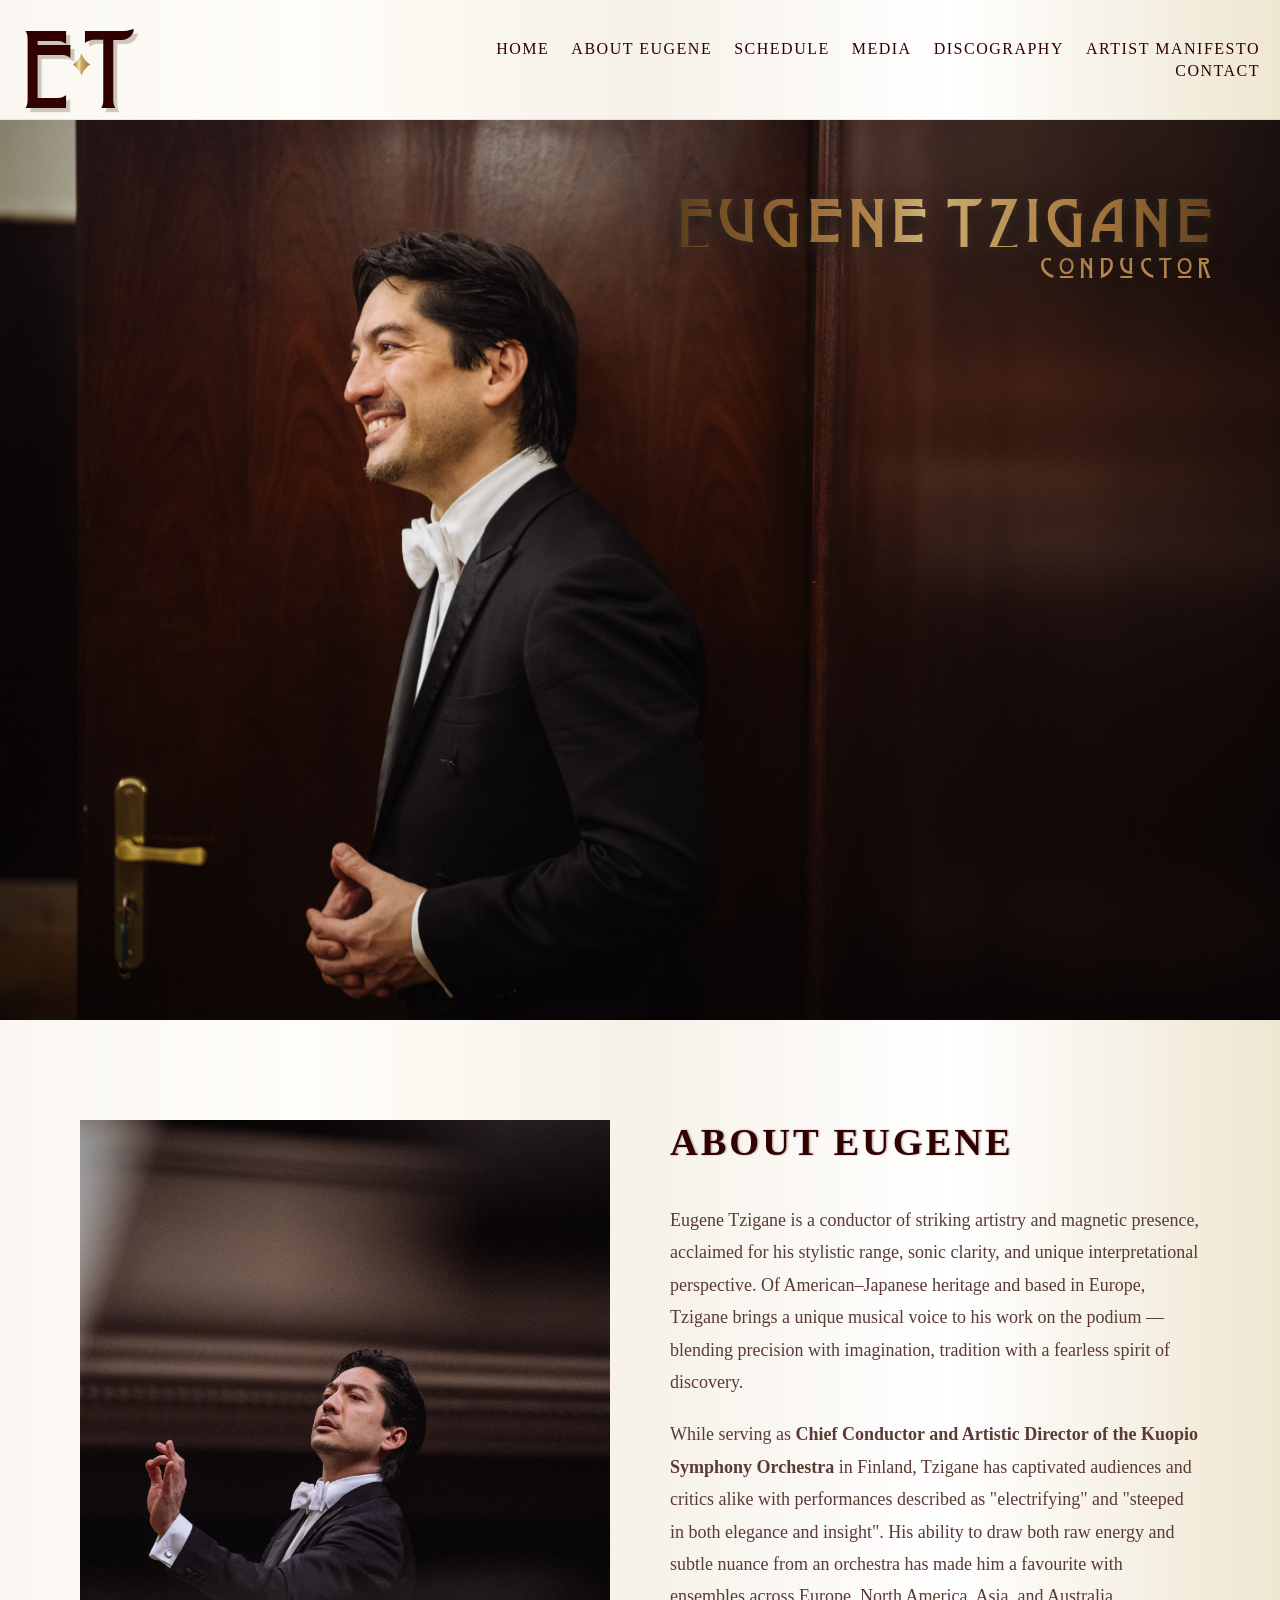
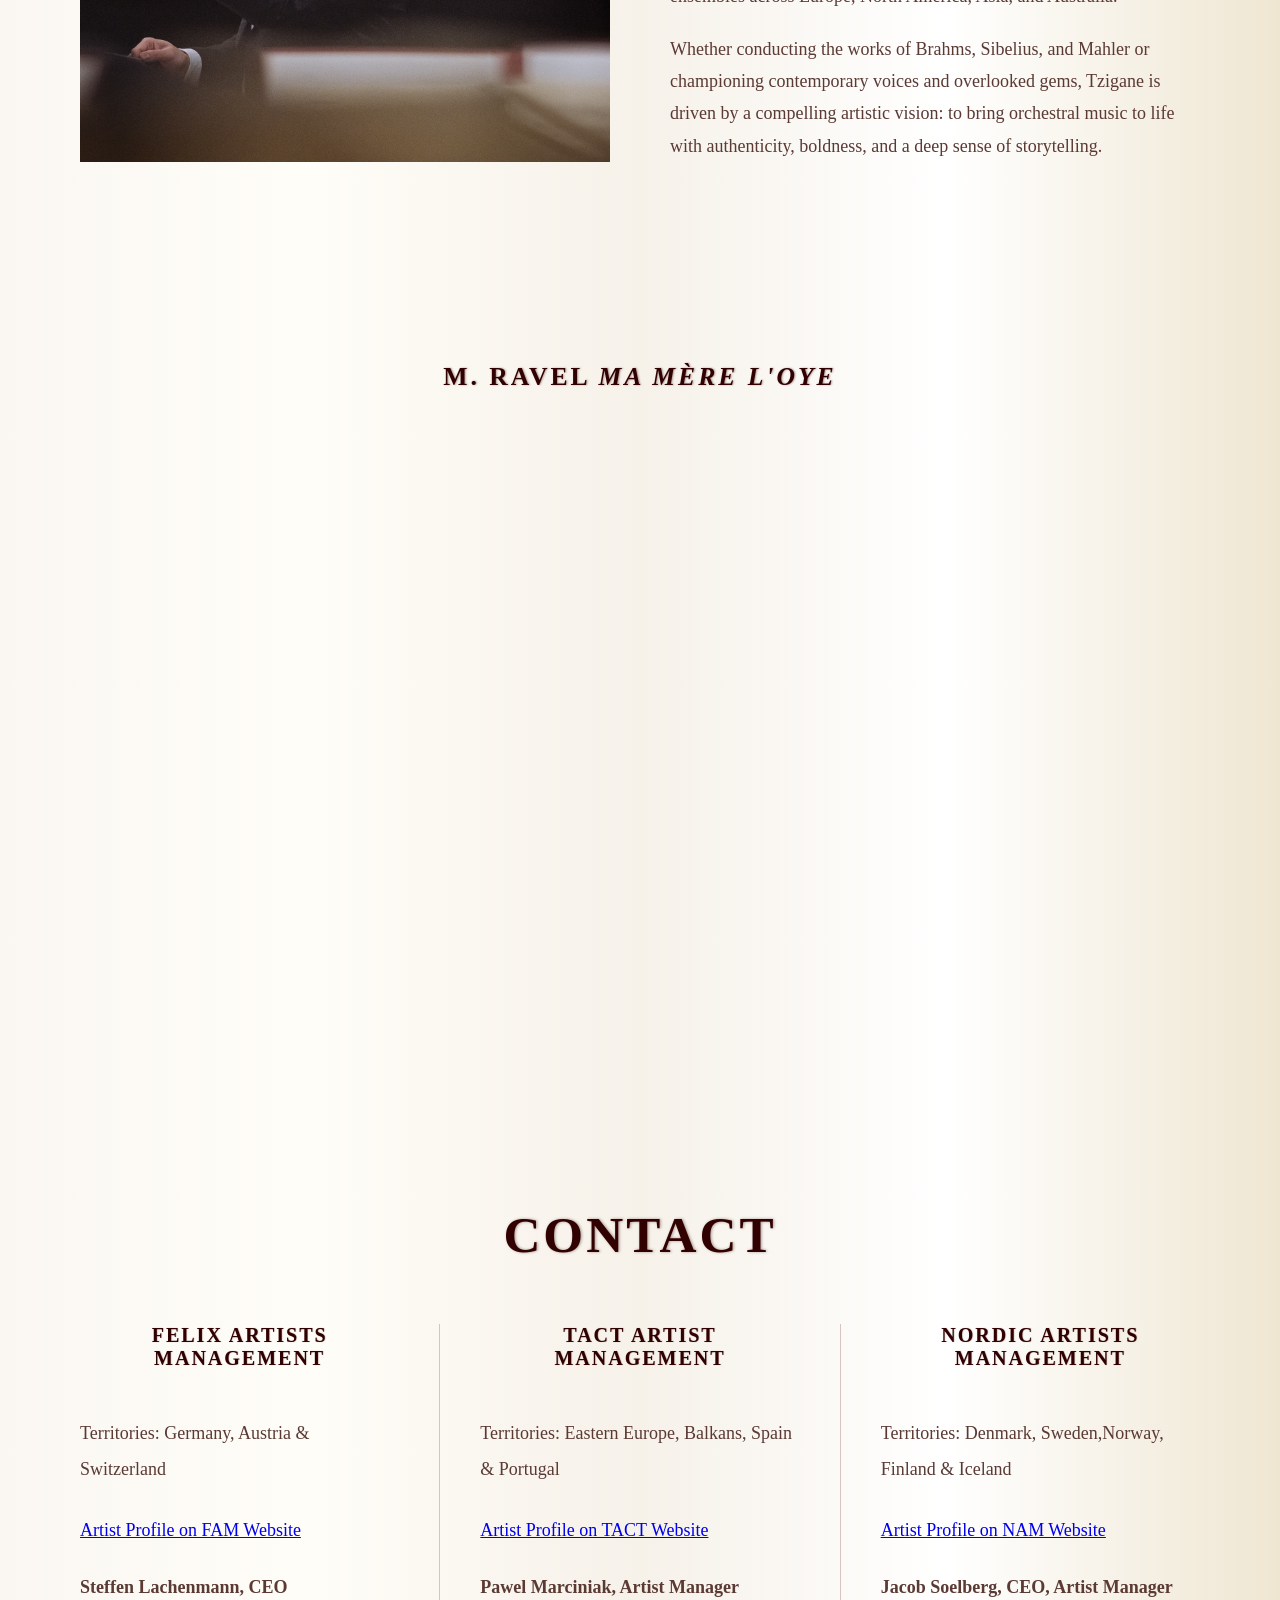
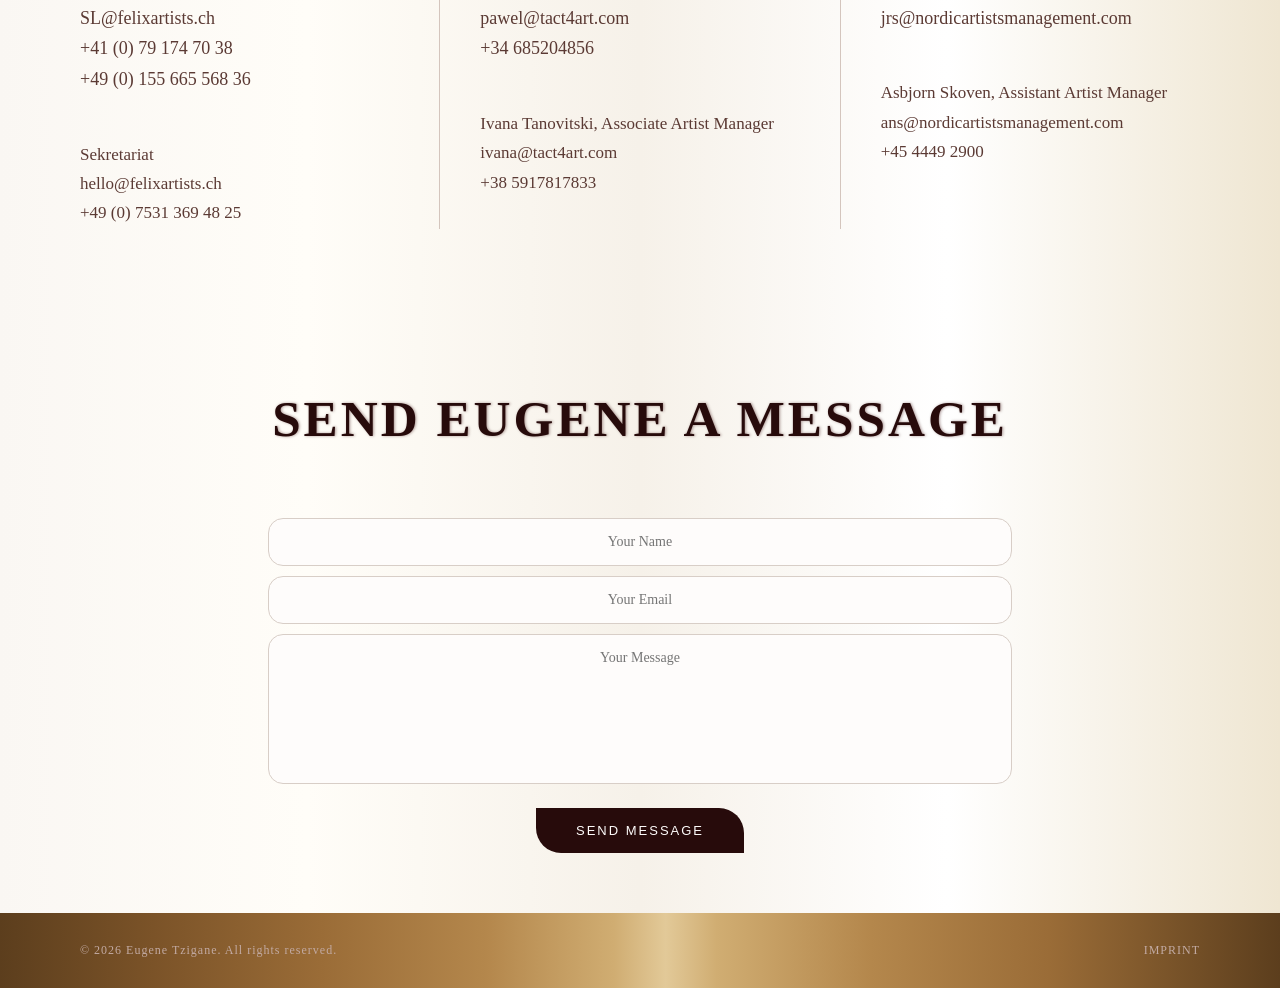
<file: index.html>
<!DOCTYPE html>
<html lang="en">
    <head>
        <meta charset="UTF-8"/>
        <meta name="viewport" content="width=device-width, initial-scale=1.0"/>
        <title>Eugene Tzigane | Conductor</title>
        <link rel="stylesheet" href="style.css"/>
    </head>

<body>

<!-- NAVIGATION -->
 <nav class="home-nav">
    <div class="nav-logo">
        <a href="index.html">
            <span class="logo-initials">
                <span class="logo-letter">E</span>
                <svg class="logo-diamond" viewBox="0 0 512 512" aria-hidden="true">

                    <defs>
                        <linearGradient id="navDiamondGradient" x1="0%" y1="0%" x2="100%" y2="0%">
                            <stop offset="0%" stop-color="#9c7b3a" />
                            <stop offset="20%" stop-color="#c8a96a" />
                            <stop offset="35%" stop-color="#f3e1a0" />
                            <stop offset="50%" stop-color="#c8a96a" />
                            <stop offset="100%" stop-color="#9c7b3a" />
                        </linearGradient>
                    </defs>
                    
                    <path
                        fill="url(#navDiamondGradient)"
                        d="M431.76 256c-69 42.24-137.27 126.89-175.76 224.78C217.51 382.89 149.25 298.24 80.24 256c69-42.24 137.27-126.89 175.76-224.78C294.49 129.11 362.75 213.76 431.76 256z"
                    />
                </svg>
                <span class="logo-letter">T</span>
            </span>
            <img class="logo-full" src="images/logo.svg" alt="Eugene Tzigane Conductor"/>
        </a>
    </div>

    <button class="hamburger" aria-label="Open navigation menu">
        <span></span>
        <span></span>
        <span></span>
    </button>

    <ul class="nav-links">
        <li><a href="index.html">Home</a></li>
        <li><a href="about.html">About Eugene</a></li>
        <li><a href="schedule.html">Schedule</a></li>
        <li><a href="media.html">Media</a></li>
        <li><a href="discography.html">Discography</a></li>
        <li><a href="manifesto.html">Artist Manifesto</a></li>
        <li><a href="index.html#contact-info">Contact</a></li>
    </ul>
 </nav>

<!-- HERO SECTION -->
 <section id="hero">
    <div class="hero-overlay">
        <h1 class="gold-text">Eugene Tzigane</h1>
        <p>Conductor</p>
    </div>
 </section>

<!-- BIO SECTION -->
 <section id="bio">
    <div class="bio-image">
        <img src="images/bio.jpg" alt="Eugene Tzigane conducting"/>
    </div>
    <div class="bio-text">
        <h2>About Eugene</h2>
        <p>
            Eugene Tzigane is a conductor of striking artistry and magnetic 
            presence, acclaimed for his stylistic range, sonic clarity, and 
            unique interpretational perspective. Of American–Japanese heritage 
            and based in Europe, Tzigane brings a unique musical voice to his 
            work on the podium — blending precision with imagination, tradition 
            with a fearless spirit of discovery.  
        </p>
        <p>
            While serving as <strong>Chief Conductor and Artistic Director of the 
            Kuopio Symphony Orchestra</strong> in Finland, Tzigane has captivated 
            audiences and critics alike with performances described as 
            "electrifying" and "steeped in both elegance and insight". His 
            ability to draw both raw energy and subtle nuance from an orchestra 
            has made him a favourite with ensembles across Europe, North America, 
            Asia, and Australia.   
        </p>
        <p>
            Whether conducting the works of Brahms, Sibelius, and Mahler or championing contemporary voices and overlooked gems, Tzigane is driven by a compelling artistic vision: to bring orchestral music to life with authenticity, boldness, and a deep sense of storytelling.
        </p>
    </div>
 </section>

<!-- VIDEO SECTION -->
 <section id="video">
    <h2>M. Ravel <em>Ma mère l'oye</em></h2>
    <div class="video-container">
        <iframe 
            width="560" height="315" 
            src="https://www.youtube.com/embed/yH1UzXj5L1g?si=_CtYDAhDf_IDoim9&amp;start=2" 
            title="YouTube video player" frameborder="0" allow="accelerometer; autoplay; clipboard-write; encrypted-media; gyroscope; picture-in-picture; web-share" referrerpolicy="strict-origin-when-cross-origin" 
            allowfullscreen>
        </iframe>
    </div>
 </section>

<!-- CONTACT SECTION -->
<section id="contact-info">
    <h1>Contact</h1>
    <div class="contacts-wrapper">

        <div class="management-column">
            <h3>Felix Artists Management</h3>
            <p>Territories: Germany, Austria &amp; Switzerland</p>
            <p><a href="https://lachenmann-music.com/biografie/eugene-tzigane/">Artist Profile on FAM Website</a></p>
            <div class="management-person">
                <p><strong>Steffen Lachenmann, CEO</strong></p>
                <p>SL@felixartists.ch</p>
                <p>+41 (0) 79 174 70 38</p>
                <p>+49 (0) 155 665 568 36</p>
            </div>
            <div class="management-person-assistant">
                <p>Sekretariat</p>
                <p>hello@felixartists.ch</p>
                <p>+49 (0) 7531 369 48 25</p>
            </div>
        </div>

        <div class="management-column">
            <h3>TACT Artist Management</h3>
            <p>Territories: Eastern Europe, Balkans, Spain &amp; Portugal</p>
            <p><a href="https://www.tact4art.com/profile_upcoming/Eugene-Tzigane">Artist Profile on TACT Website</a></p>
            <div class="management-person">
                <p><strong>Pawel Marciniak, Artist Manager</strong></p>
                <p>pawel@tact4art.com</p>
                <p>+34 685204856</p>
            </div>
            <div class="management-person-assistant">
                <p>Ivana Tanovitski, Associate Artist Manager</p>
                <p>ivana@tact4art.com</p>
                <p>+38 5917817833</p>
            </div>
        </div>

        <div class="management-column">
            <h3>Nordic Artists Management</h3>
            <p>Territories: Denmark, Sweden,Norway, Finland &amp; Iceland</p>
            <p><a href="https://www.nordicartistsmanagement.com/artists/conductors/eugene-tzigane-conductor">Artist Profile on NAM Website</a></p>
            <div class="management-person">
                <p><strong>Jacob Soelberg, CEO, Artist Manager</strong></p>
                <p>jrs@nordicartistsmanagement.com</p>
            </div>
            <div class="management-person-assistant">
                <p>Asbjorn Skoven, Assistant Artist Manager</p>
                <p>ans@nordicartistsmanagement.com</p>
                <p>+45 4449 2900</p>
            </div>
        </div>
    </div>
</section>

<section id="message">
    <h1>Send Eugene a message</h1>
    <div class="contact-form">
        <input type="text" placeholder="Your Name"/>
        <input type="email" placeholder="Your Email"/>
        <textarea placeholder="Your Message"></textarea>
    </div>
    <button type="submit">Send message</button>
 </section>

<!-- FOOTER -->
 <footer>
    <p>&copy; 2026 Eugene Tzigane. All rights reserved.</p>
    <a href="#">Imprint</a>
 </footer>


 <script src="script.js"></script>
</body>

</html>
</file>
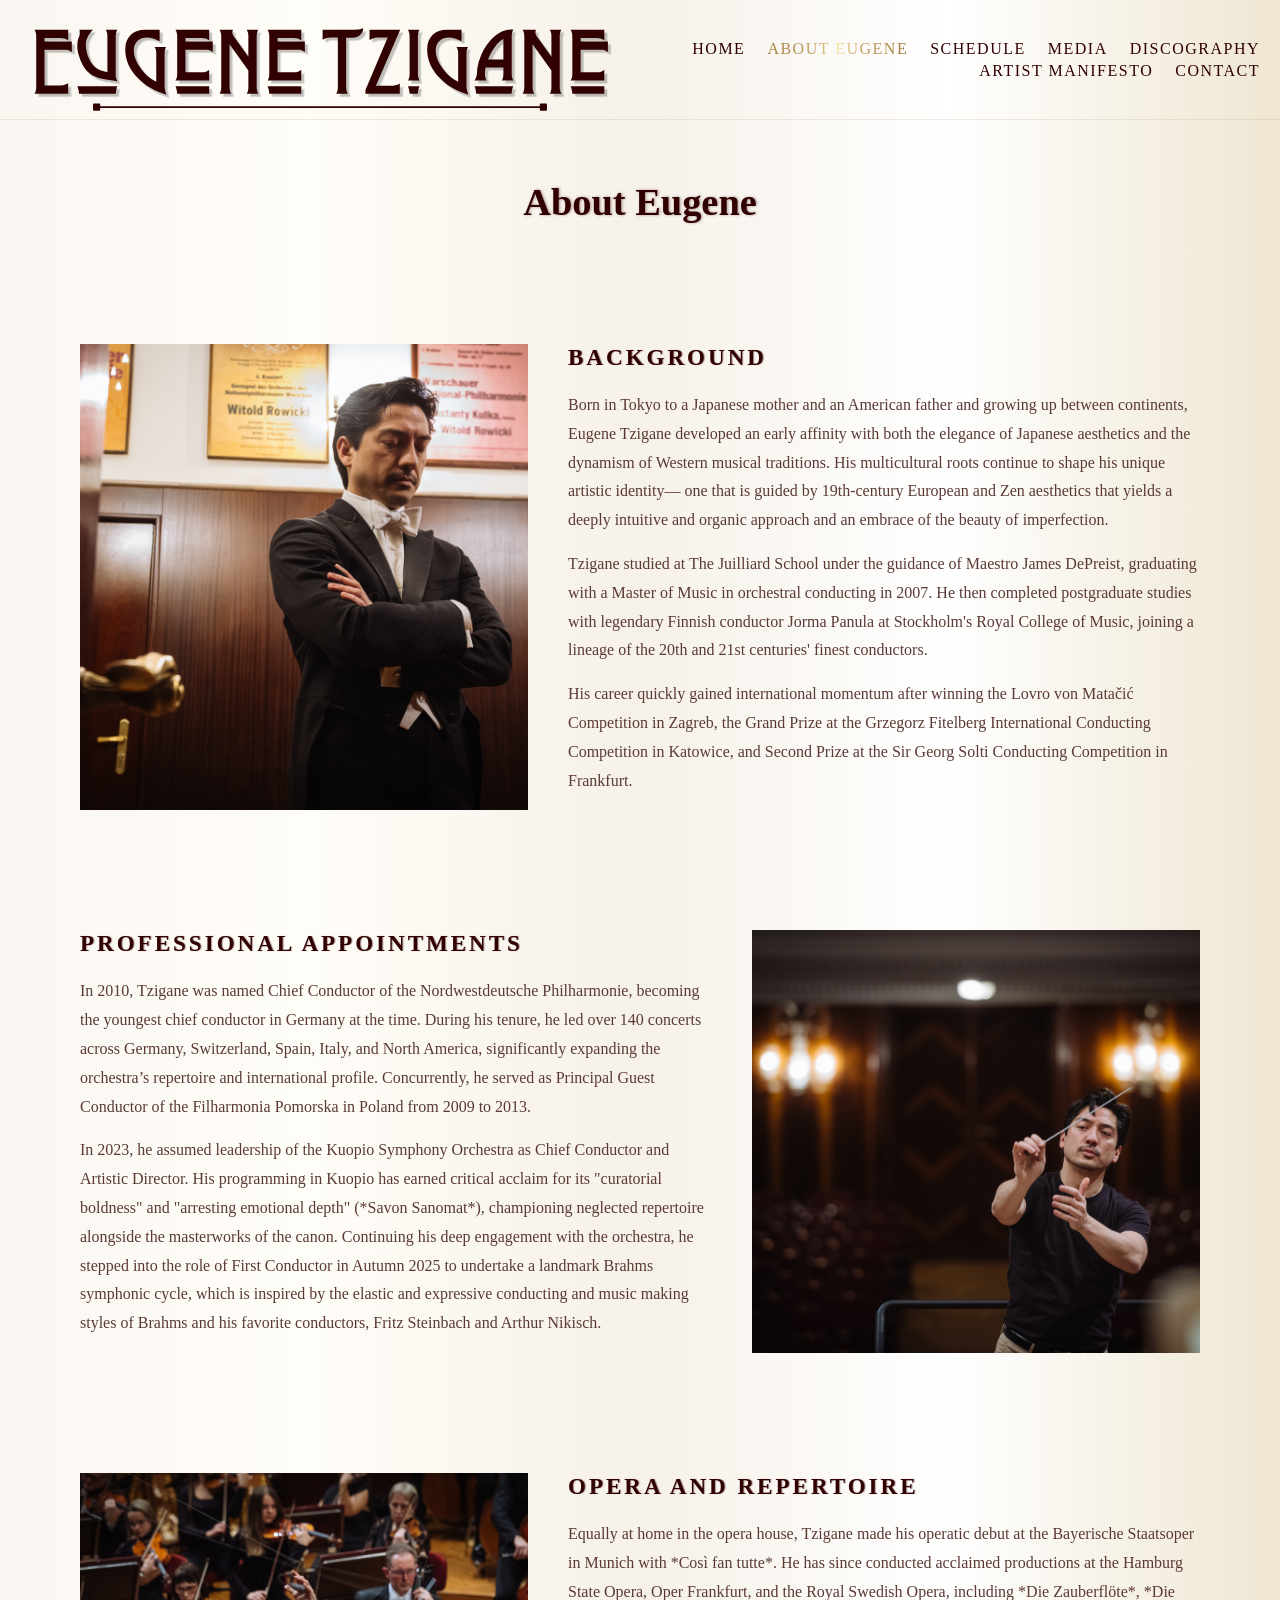
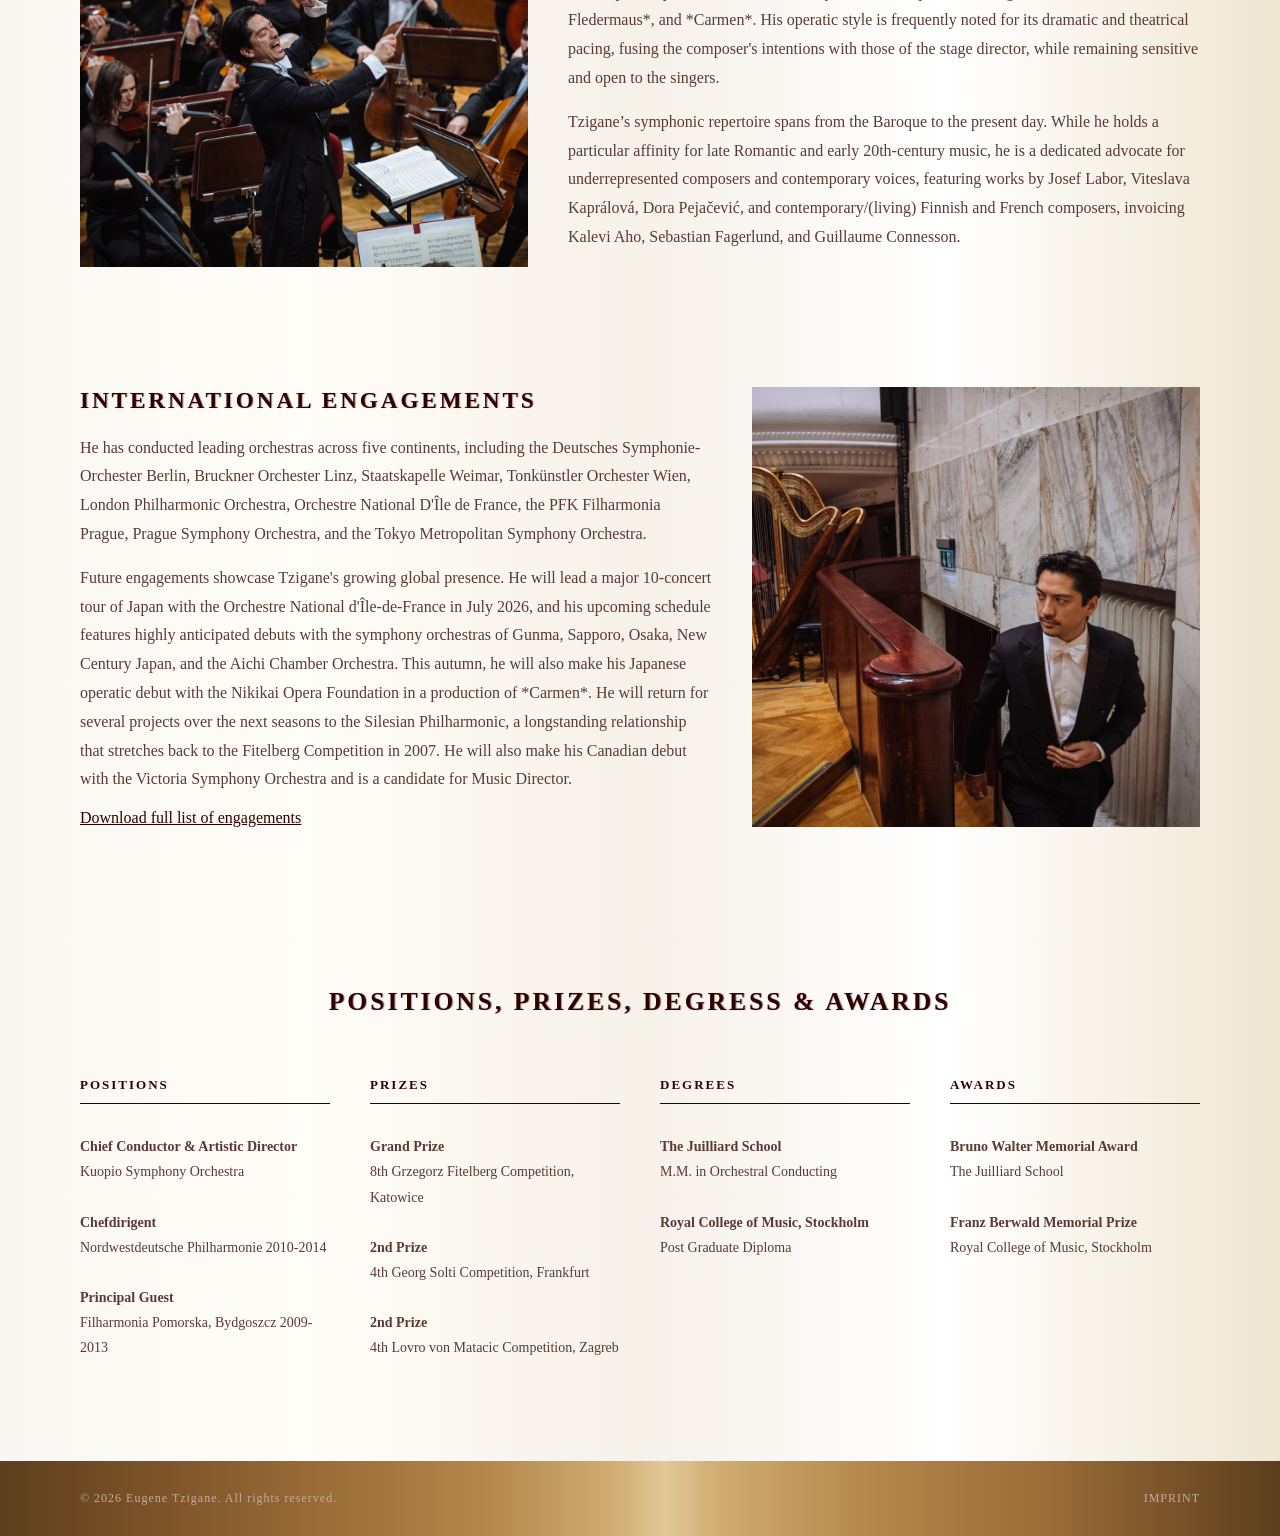
<file: about.html>
<!DOCTYPE html>
<html lang="en">
  <head>
    <meta charset="UTF-8" />
    <meta name="viewport" content="width=device-width, initial-scale=1.0" />
    <title>Eugene Tzigane | About</title>
    <link rel="stylesheet" href="style.css" />
  </head>

  <body>

    <!-- NAVIGATION -->
    <nav>
      <div class="nav-logo">
        <a href="index.html">
            <img src="images/logo.svg" alt="Eugene Tzigane Conductor"/>
        </a>
      </div>

      <button class="hamburger" aria-label="Open navigation menu">
        <span></span>
        <span></span>
        <span></span>
      </button>

      <ul class="nav-links">
        <li><a href="index.html">Home</a></li>
        <li><a href="about.html" class="active-link">About Eugene</a></li>
        <li><a href="schedule.html">Schedule</a></li>
        <li><a href="media.html">Media</a></li>
        <li><a href="discography.html">Discography</a></li>
        <li><a href="manifesto.html">Artist Manifesto</a></li>
        <li><a href="index.html#contact">Contact</a></li>
      </ul>
    </nav>

    <!-- PAGE HEADER -->
    <section id="page-header">
      <h1>About Eugene</h1>
    </section>

    <!-- BIO SECTION -->
     <section id="about-bio">

        <div class="bio-block">
            <div class="bio-block-image">
                <img src="images/about.jpg" alt="Eugene Tzigane"/>
            </div>  
            <div class="bio-block-text">
                <h2>Background</h2>
                <p>
                 Born in Tokyo to a Japanese mother and an American father and growing up between continents, Eugene Tzigane developed an early affinity with both the elegance of Japanese aesthetics and the dynamism of Western musical traditions. His multicultural roots continue to shape his unique artistic identity—  one that is guided by 19th-century European and Zen aesthetics that yields a deeply intuitive and organic approach and an embrace of the beauty of imperfection. 
                <p>
                 Tzigane studied at The Juilliard School under the guidance of Maestro James DePreist, graduating with a Master of Music in orchestral conducting in 2007. He then completed postgraduate studies with legendary Finnish conductor Jorma Panula at Stockholm's Royal College of Music, joining a lineage of the 20th and 21st centuries' finest conductors.
                <p>
                 His career quickly gained international momentum after winning the Lovro von Matačić Competition in Zagreb, the Grand Prize at the Grzegorz Fitelberg International Conducting Competition in Katowice, and Second Prize at the Sir Georg Solti Conducting Competition in Frankfurt.
                </p>
            </div>
            
        </div>

        <div class="bio-block reverse">
            <div class="bio-block-image">
                <img src="images/about2.jpg" alt="Eugene Tzigane"/>
            </div>
            <div class="bio-block-text">
                <h2>Professional Appointments</h2>
                <p>
                 In 2010, Tzigane was named Chief Conductor of the Nordwestdeutsche Philharmonie, becoming the youngest chief conductor in Germany at the time. During his tenure, he led over 140 concerts across Germany, Switzerland, Spain, Italy, and North America, significantly expanding the orchestra’s repertoire and international profile. Concurrently, he served as Principal Guest Conductor of the Filharmonia Pomorska in Poland from 2009 to 2013.
                </p>
                <p>
                 In 2023, he assumed leadership of the Kuopio Symphony Orchestra as Chief Conductor and Artistic Director. His programming in Kuopio has earned critical acclaim for its "curatorial boldness" and "arresting emotional depth" (*Savon Sanomat*), championing neglected repertoire alongside the masterworks of the canon. Continuing his deep engagement with the orchestra, he stepped into the role of First Conductor in Autumn 2025 to undertake a landmark Brahms symphonic cycle, which is inspired by the elastic and expressive conducting and music making styles of Brahms and his favorite conductors, Fritz Steinbach and Arthur Nikisch.
                </p>
            </div>
            
        </div>

        <div class="bio-block">
            <div class="bio-block-image">
                <img src="images/about3.jpg" alt="Eugene Tzigane"/>
            </div>
            <div class="bio-block-text">
                <h2>Opera and Repertoire</h2>
                <p>
                 Equally at home in the opera house, Tzigane made his operatic debut at the Bayerische Staatsoper in Munich with *Così fan tutte*. He has since conducted acclaimed productions at the Hamburg State Opera, Oper Frankfurt, and the Royal Swedish Opera, including *Die Zauberflöte*, *Die Fledermaus*, and *Carmen*. His operatic style is frequently noted for its dramatic and theatrical pacing, fusing the composer's intentions with those of the stage director, while remaining sensitive and open to the singers.
                </p>
                <p>
                Tzigane’s symphonic repertoire spans from the Baroque to the present day. While he holds a particular affinity for late Romantic and early 20th-century music, he is a dedicated advocate for underrepresented composers and contemporary voices, featuring works by Josef Labor, Viteslava Kaprálová, Dora Pejačević, and contemporary/(living) Finnish and French composers, invoicing Kalevi Aho, Sebastian Fagerlund, and Guillaume Connesson.
            </div>
            
        </div>

        <div class="bio-block reverse engagements">
          <div class="bio-block-image">
            <img src="images/about4.jpg" alt="Eugene Tzigane"/>
          </div>
          <div class="bio-block-text">
            <h2>International Engagements</h2>
            <p>
             He has conducted leading orchestras across five continents, including the Deutsches Symphonie-Orchester Berlin, Bruckner Orchester Linz, Staatskapelle Weimar, Tonkünstler Orchester Wien, London Philharmonic Orchestra, Orchestre National D'Île de France, the PFK Filharmonia Prague, Prague Symphony Orchestra, and the Tokyo Metropolitan Symphony Orchestra.
            </p>
            <p>
            Future engagements showcase Tzigane's growing global presence. He will lead a major 10-concert tour of Japan with the Orchestre National d'Île-de-France in July 2026, and his upcoming schedule features highly anticipated debuts with the symphony orchestras of Gunma, Sapporo, Osaka, New Century Japan, and the Aichi Chamber Orchestra. This autumn, he will also make his Japanese operatic debut with the Nikikai Opera Foundation in a production of *Carmen*. He will return for several projects over the next seasons to the Silesian Philharmonic, a longstanding relationship that stretches back to the Fitelberg Competition in 2007. He will also make his Canadian debut with the Victoria Symphony Orchestra and is a candidate for Music Director.
            </p>
            <a class="engagements-link" href="">Download full list of engagements</a>
          </div>
        </div>

     </section>

     <!--- SECTIONS & AWARDS -->

     <section id="awards">
        <h2>Positions, Prizes, Degress &amp; Awards</h2>
        <div class="awards-wrapper">

            <div class="awards-column">
                <h3>Positions</h3>
                <p><strong>Chief Conductor &amp; Artistic Director</strong><br>Kuopio Symphony Orchestra</p>
                <p><strong>Chefdirigent</strong><br>Nordwestdeutsche Philharmonie 2010-2014</p>
                <p><strong>Principal Guest</strong><br>Filharmonia Pomorska, Bydgoszcz 2009-2013</p>
            </div>

            <div class="awards-column">
                <h3>Prizes</h3>
                <p><strong>Grand Prize</strong><br>8th Grzegorz Fitelberg Competition, Katowice</p>
                <p><strong>2nd Prize</strong><br>4th Georg Solti Competition, Frankfurt</p>
                <p><strong>2nd Prize</strong><br>4th Lovro von Matacic Competition, Zagreb</p>
            </div>

            <div class="awards-column">
                <h3>Degrees</h3>
                <p><strong>The Juilliard School</strong><br>M.M. in Orchestral Conducting</p>
                <p><strong>Royal College of Music, Stockholm</strong><br>Post Graduate Diploma</p>
            </div>

            <div class="awards-column">
                <h3>Awards</h3>
                <p><strong>Bruno Walter Memorial Award</strong><br>The Juilliard School</p>
                <p><strong>Franz Berwald Memorial Prize</strong><br>Royal College of Music, Stockholm</p>
            </div>

        </div>
     </section>

    <!-- FOOTER -->
    <footer>
      <p>&copy; 2026 Eugene Tzigane. All rights reserved.</p>
      <a href="#">Imprint</a>
    </footer>

    <script src="script.js"></script>
  </body>
</html>
</file>
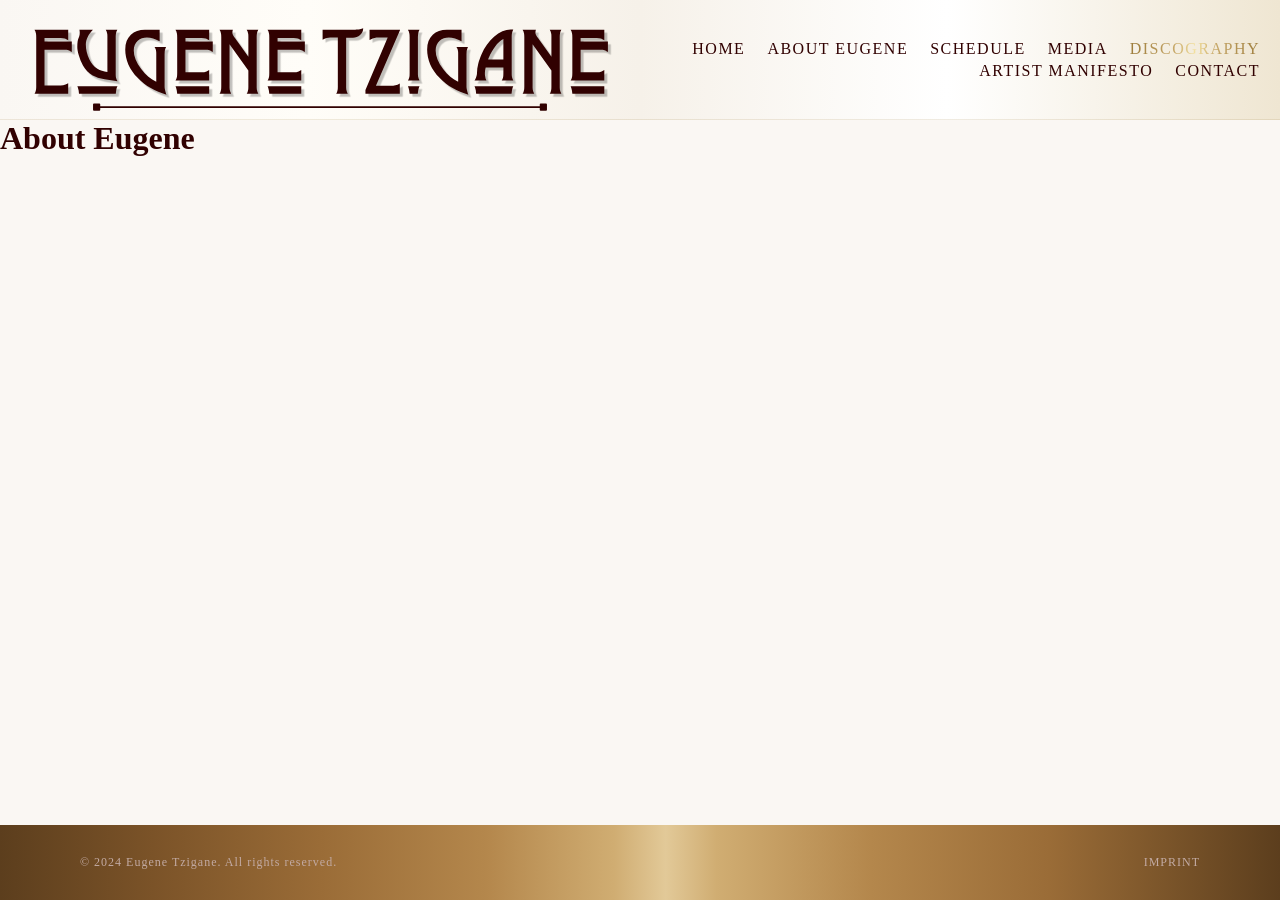
<file: discography.html>
<!DOCTYPE html>
<html lang="en">
  <head>
    <meta charset="UTF-8" />
    <meta name="viewport" content="width=device-width, initial-scale=1.0" />
    <title>Eugene Tzigane | About</title>
    <link rel="stylesheet" href="style.css" />
  </head>

  <body>

    <!-- NAVIGATION -->
    <nav>
      <div class="nav-logo">
        <a href="index.html">
            <img src="images/logo.svg" alt="Eugene Tzigane Conductor"/>
        </a>
      </div>

      <button class="hamburger" aria-label="Open navigation menu">
        <span></span>
        <span></span>
        <span></span>
      </button>

      <ul class="nav-links">
        <li><a href="index.html">Home</a></li>
        <li><a href="about.html">About Eugene</a></li>
        <li><a href="schedule.html">Schedule</a></li>
        <li><a href="media.html">Media</a></li>
        <li><a href="discography.html" class="active-link">Discography</a></li>
        <li><a href="manifesto.html">Artist Manifesto</a></li>
        <li><a href="index.html#contact">Contact</a></li>
      </ul>
    </nav>

    <!-- PAGE CONTENT -->
    <main>
      <h1>About Eugene</h1>
    </main>

    <!-- FOOTER -->
    <footer>
      <p>&copy; 2024 Eugene Tzigane. All rights reserved.</p>
      <a href="#">Imprint</a>
    </footer>

    <script src="script.js"></script>
  </body>
</html>
</file>
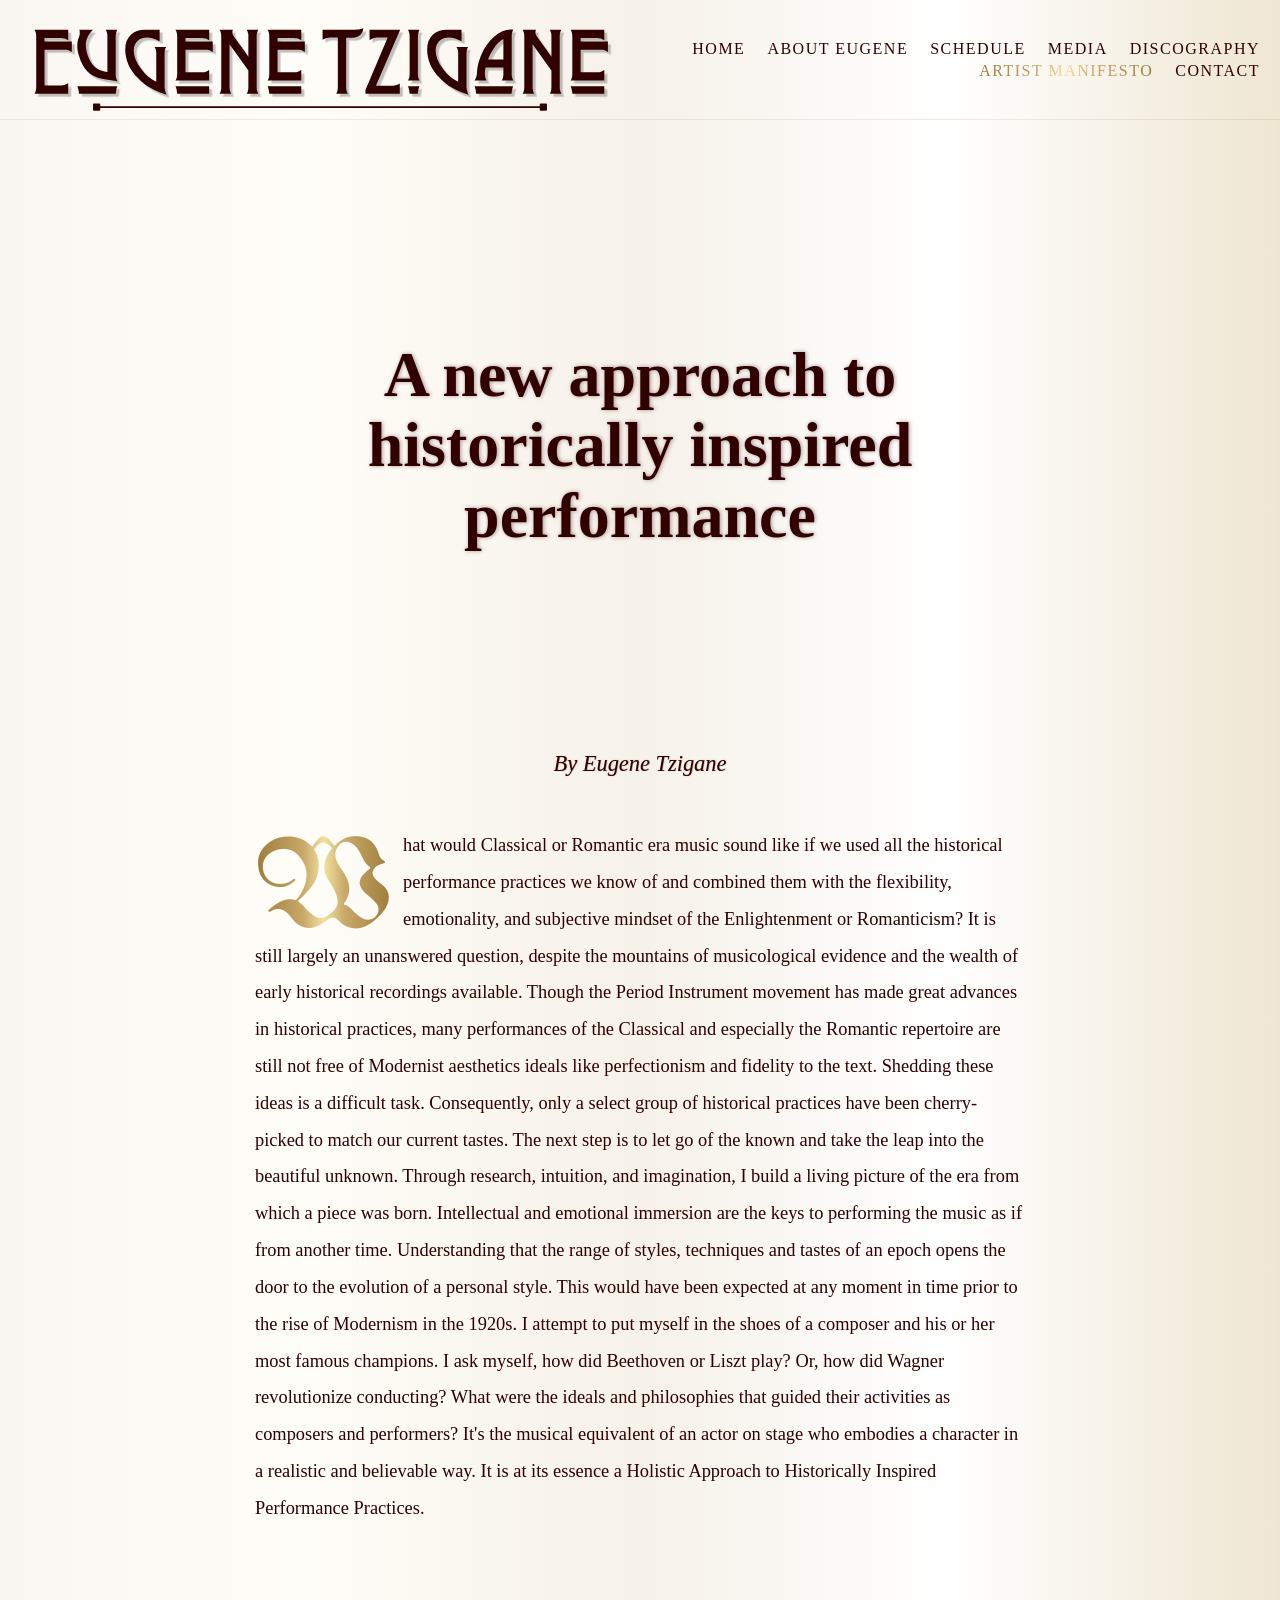
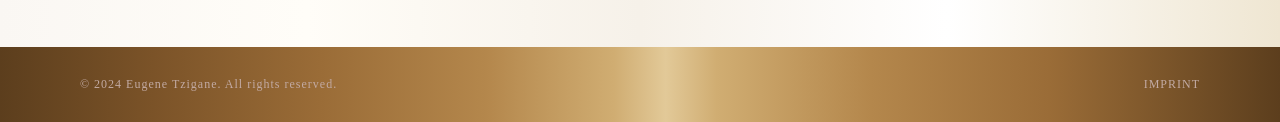
<file: manifesto.html>
<!DOCTYPE html>
<html lang="en">
  <head>
    <meta charset="UTF-8" />
    <meta name="viewport" content="width=device-width, initial-scale=1.0" />
    <title>Eugene Tzigane | About</title>
    <link rel="stylesheet" href="style.css" />
  </head>

<body>

    <!-- NAVIGATION -->
    <nav>
      <div class="nav-logo">
        <a href="index.html">
            <img src="images/logo.svg" alt="Eugene Tzigane Conductor"/>
        </a>
      </div>

      <button class="hamburger" aria-label="Open navigation menu">
        <span></span>
        <span></span>
        <span></span>
      </button>

      <ul class="nav-links">
        <li><a href="index.html">Home</a></li>
        <li><a href="about.html">About Eugene</a></li>
        <li><a href="schedule.html">Schedule</a></li>
        <li><a href="media.html">Media</a></li>
        <li><a href="discography.html">Discography</a></li>
        <li><a href="manifesto.html" class="active-link">Artist Manifesto</a></li>
        <li><a href="index.html#contact">Contact</a></li>
      </ul>
    </nav>

    <!-- MANIFESTO -->


    <section class="manifesto-page">
    <div id="manifesto-header">
        <h1>
            A new approach to<br>
            historically inspired performance
        </h1>
    </div>



    <div class="manifesto-block">

        <p class="manifesto-author">
            By Eugene Tzigane
        </p>

        <div class="manifesto-text">
            <p>
                What would Classical or Romantic era music sound like if we used all the historical 
                performance practices we know of and combined them with the flexibility, emotionality, 
                and subjective mindset of the Enlightenment or Romanticism? 
                It is still largely an unanswered question, despite the mountains of musicological evidence and 
                the wealth of early historical recordings available. 
                Though the Period Instrument movement has made great advances in historical practices, many performances 
                of the Classical and especially the Romantic repertoire are still not free of Modernist aesthetics ideals 
                like perfectionism and fidelity to the text. Shedding these ideas is a difficult task. Consequently, 
                only a select group of historical practices have been cherry-picked to match our current tastes. 
                The next step is to let go of the known and take the leap into the beautiful unknown.
                Through research, intuition, and imagination, I build a living picture of the era from which a piece was born. 
                Intellectual and emotional immersion are the keys to performing the music as if from another time. Understanding 
                that the range of styles, techniques and tastes of an epoch opens the door to the evolution of a personal style. 
                This would have been expected at any moment in time prior to the rise of Modernism in the 1920s. I attempt to put 
                myself in the shoes of a composer and his or her most famous champions. I ask myself, how did Beethoven or Liszt play? 
                Or, how did Wagner revolutionize conducting? What were the ideals and philosophies that guided their activities as composers 
                and performers? It's the musical equivalent of an actor on stage who embodies a character in a realistic and believable way. 
                It is at its essence a Holistic Approach to Historically Inspired Performance Practices.
            </p>
        </div>

    </div>
    </section>


    
    

    <!-- FOOTER -->
    <footer>
      <p>&copy; 2024 Eugene Tzigane. All rights reserved.</p>
      <a href="#">Imprint</a>
    </footer>

    <script src="script.js"></script>
  </body>
</html>
</file>
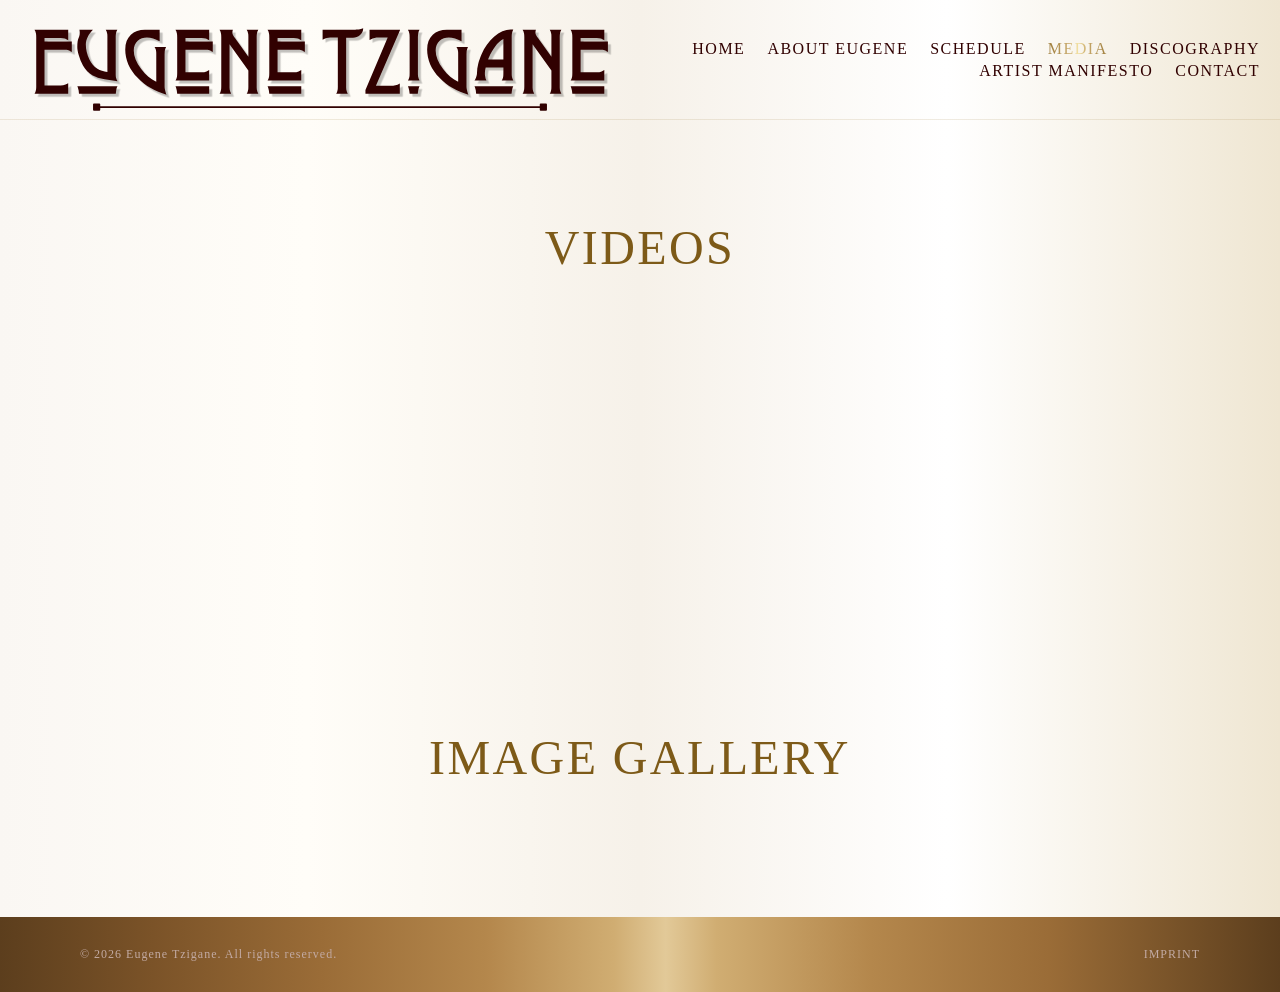
<file: media.html>
<!DOCTYPE html>
<html lang="en">
  <head>
    <meta charset="UTF-8" />
    <meta name="viewport" content="width=device-width, initial-scale=1.0" />
    <title>Eugene Tzigane | About</title>
    <link rel="stylesheet" href="style.css" />
  </head>

  <body>

    <!-- NAVIGATION -->
    <nav>
      <div class="nav-logo">
        <a href="index.html">
            <img src="images/logo.svg" alt="Eugene Tzigane Conductor"/>
        </a>
      </div>

      <button class="hamburger" aria-label="Open navigation menu">
        <span></span>
        <span></span>
        <span></span>
      </button>

      <ul class="nav-links">
        <li><a href="index.html">Home</a></li>
        <li><a href="about.html">About Eugene</a></li>
        <li><a href="schedule.html">Schedule</a></li>
        <li><a href="media.html" class="active-link">Media</a></li>
        <li><a href="discography.html">Discography</a></li>
        <li><a href="manifesto.html">Artist Manifesto</a></li>
        <li><a href="index.html#contact">Contact</a></li>
      </ul>
    </nav>




    <!-- MEDIA SECTION -->


    <main class="media-page">
      <section id="media-videos">

        <h2 class="media-heading">Videos</h2>

        <div class="media-grid">
          <div class="youtube-video">
            <iframe 
              width="560" height="315" 
              src="https://www.youtube.com/embed/aar8_eRJpGs?si=1jHAX95hFOU7d_Y9" 
              title="YouTube video player" frameborder="0" allow="accelerometer; autoplay; clipboard-write; encrypted-media; gyroscope; picture-in-picture; web-share" referrerpolicy="strict-origin-when-cross-origin" 
              allowfullscreen>
            </iframe>
          </div>
          <div class="youtube-video">
            <iframe 
              width="560" height="315" 
              src="https://www.youtube.com/embed/yH1UzXj5L1g?si=k4Y-HPe3zzoRvyou" 
              title="YouTube video player" frameborder="0" allow="accelerometer; autoplay; clipboard-write; encrypted-media; gyroscope; picture-in-picture; web-share" referrerpolicy="strict-origin-when-cross-origin" 
              allowfullscreen>
            </iframe>
          </div>
          <div class="youtube-video">
            <iframe 
              width="560" height="315" 
              src="https://www.youtube.com/embed/UbUz4qPs74A?si=ztxRoJSL6s-LmVbq&amp;start=3" 
              title="YouTube video player" frameborder="0" allow="accelerometer; autoplay; clipboard-write; encrypted-media; gyroscope; picture-in-picture; web-share" referrerpolicy="strict-origin-when-cross-origin" 
              allowfullscreen>
            </iframe>
          </div>
        </div>
      </section>

      <section id="media-images">

        <h2 class="media-heading">Image gallery</h2>
      </section>


    </main>





















    <!-- FOOTER -->
    <footer>
      <p>&copy; 2026 Eugene Tzigane. All rights reserved.</p>
      <a href="#">Imprint</a>
    </footer>

    <script src="script.js"></script>
  </body>
</html>
</file>
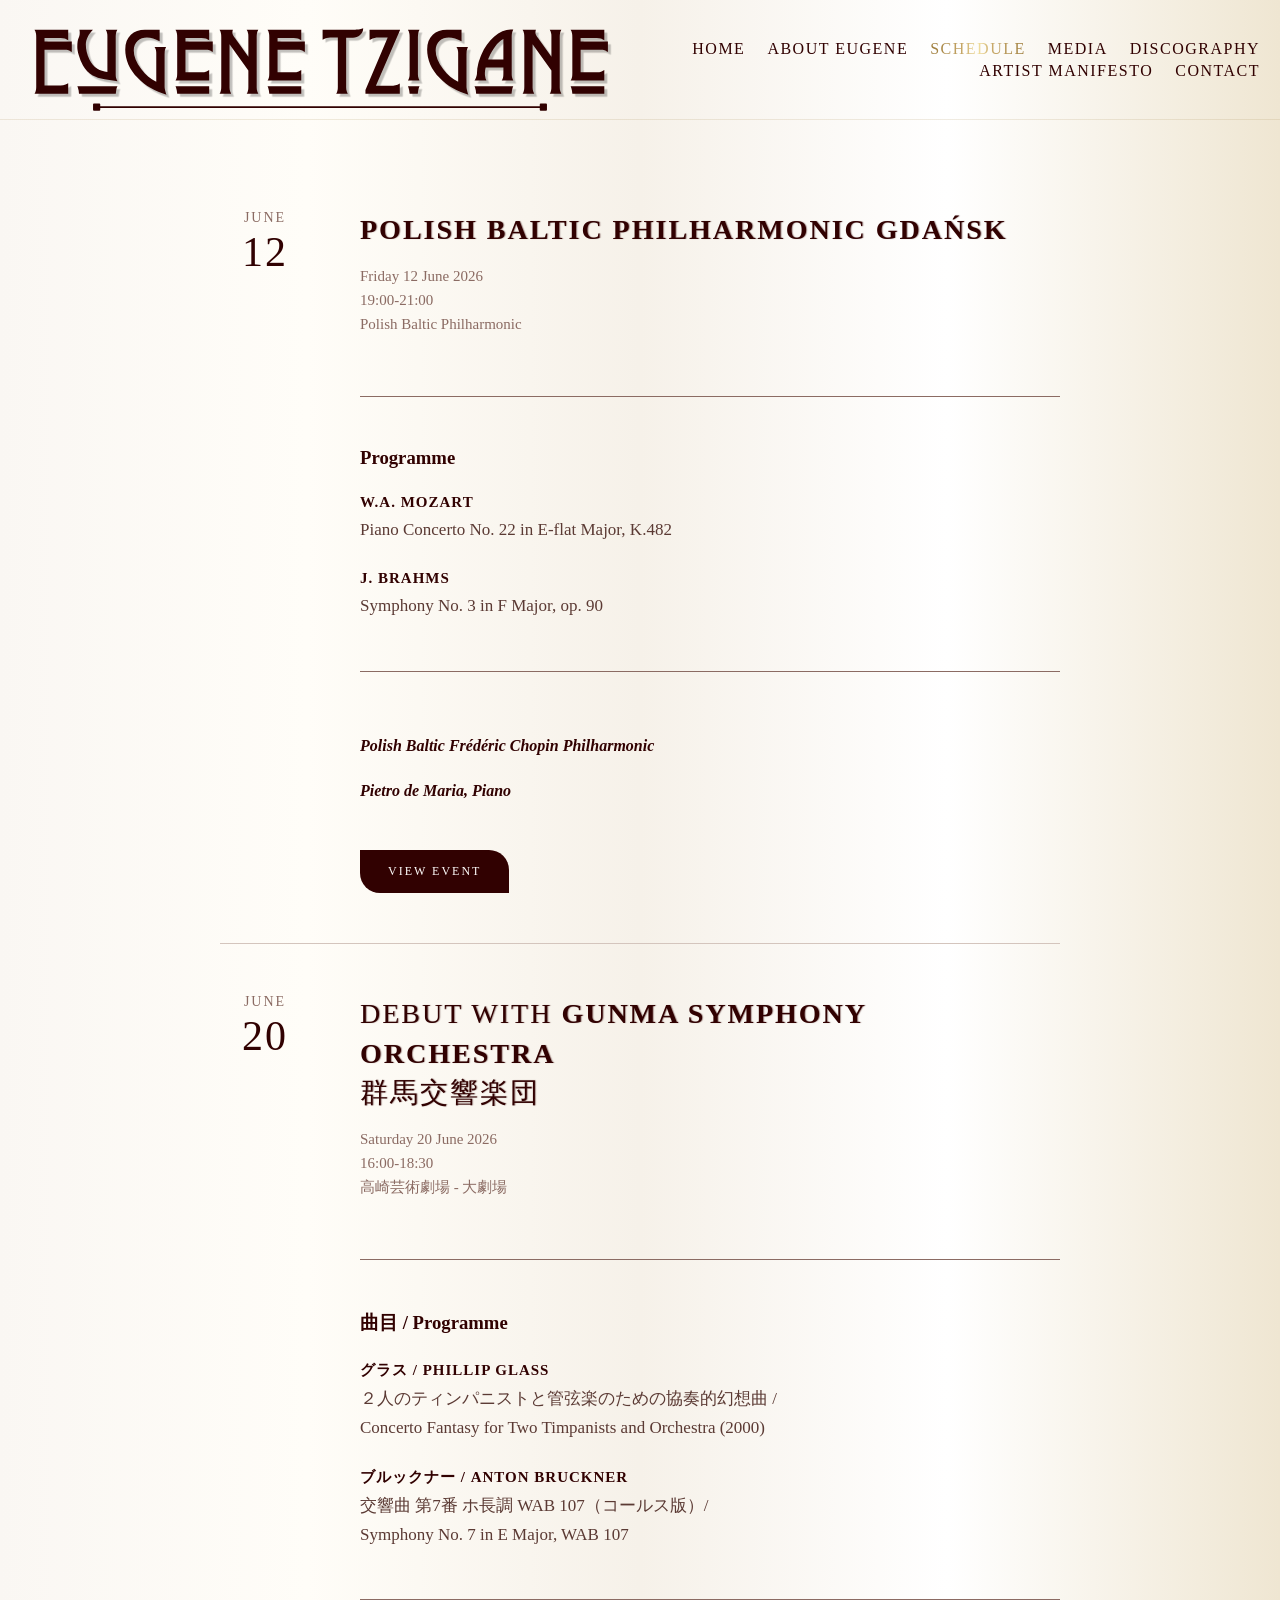
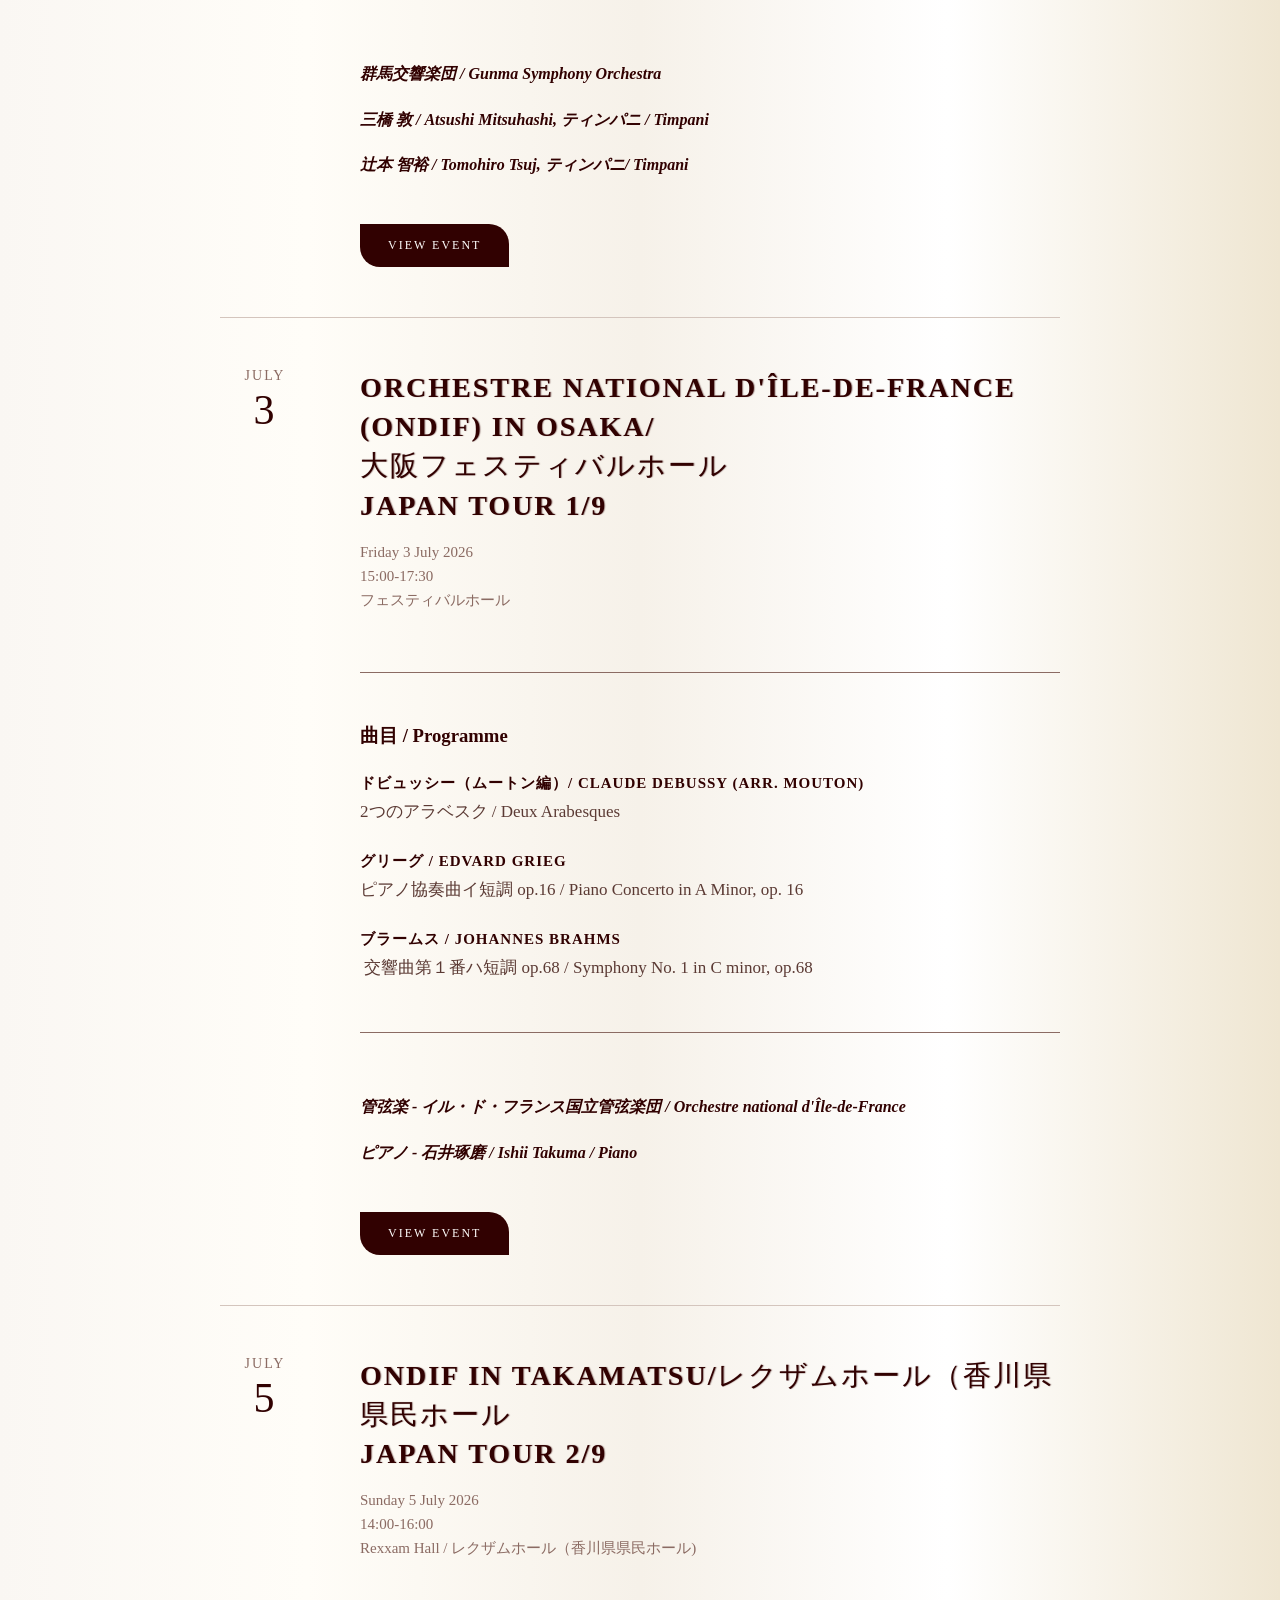
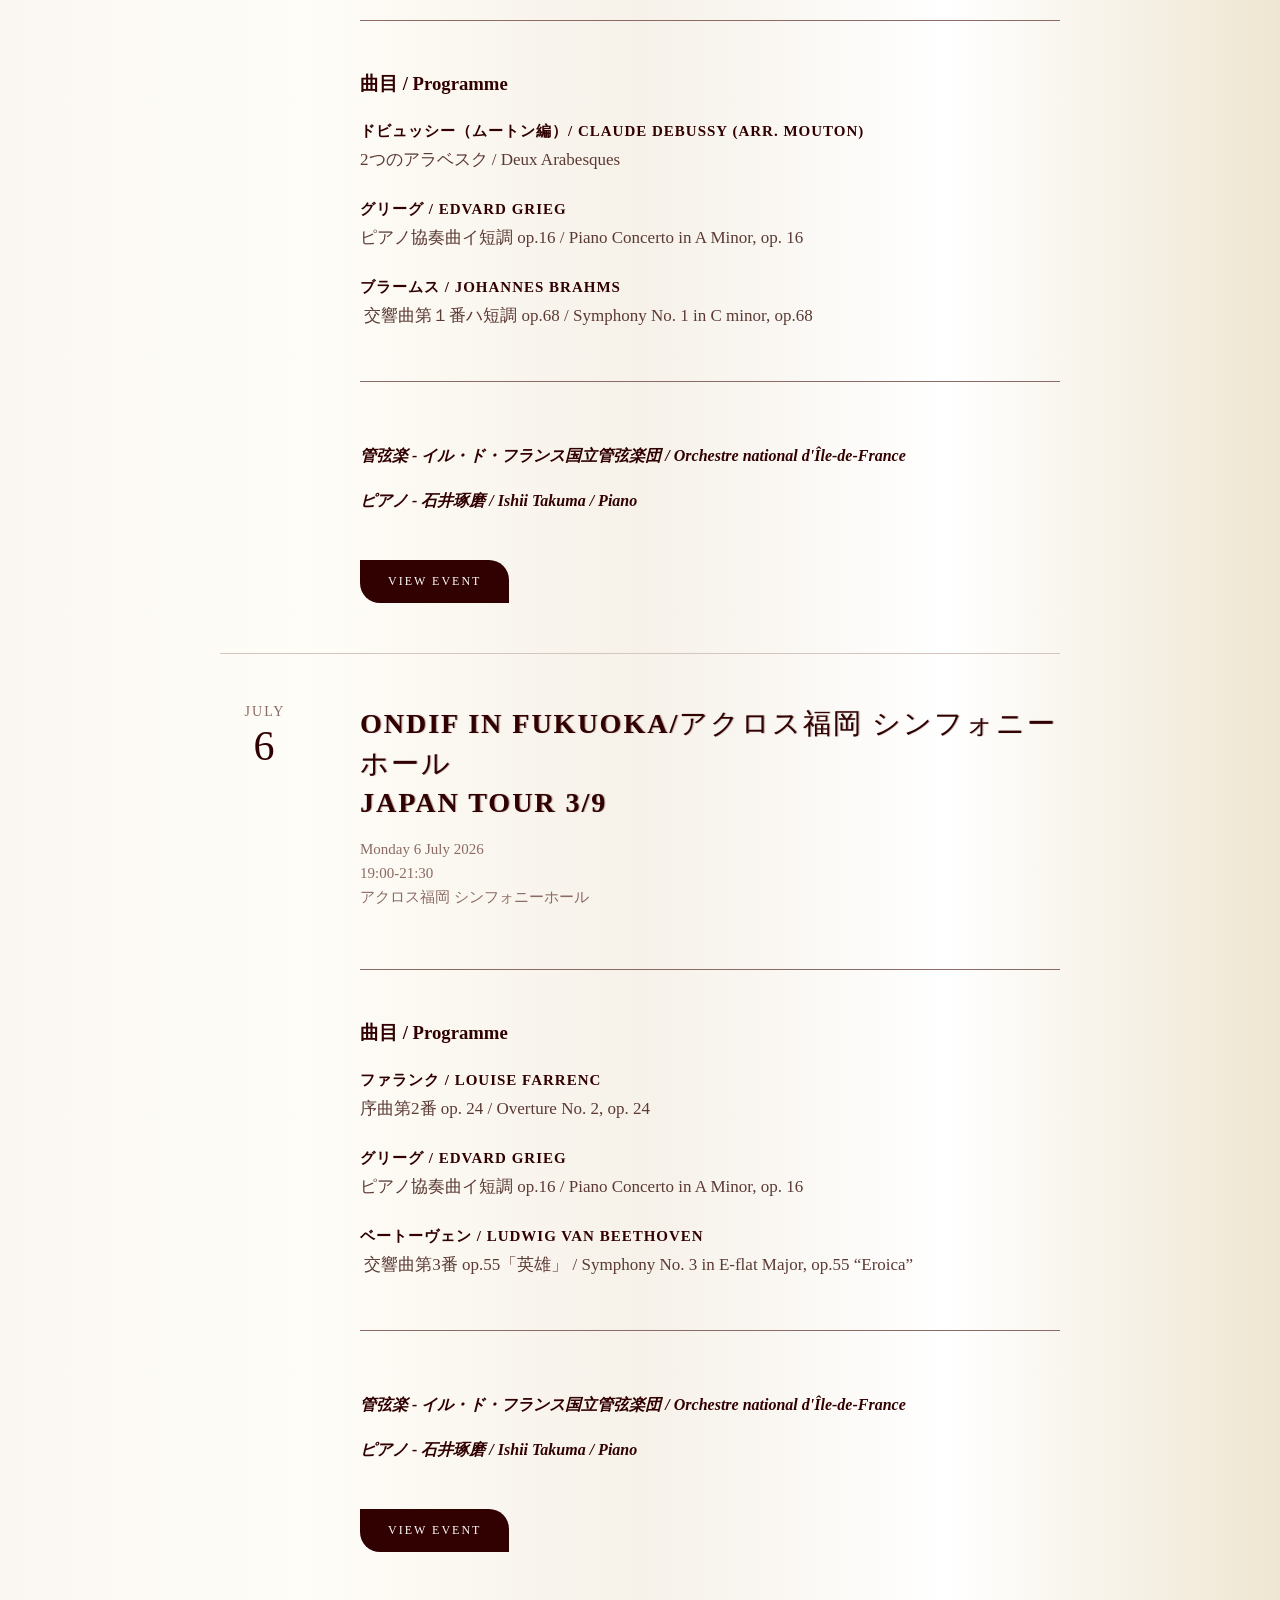
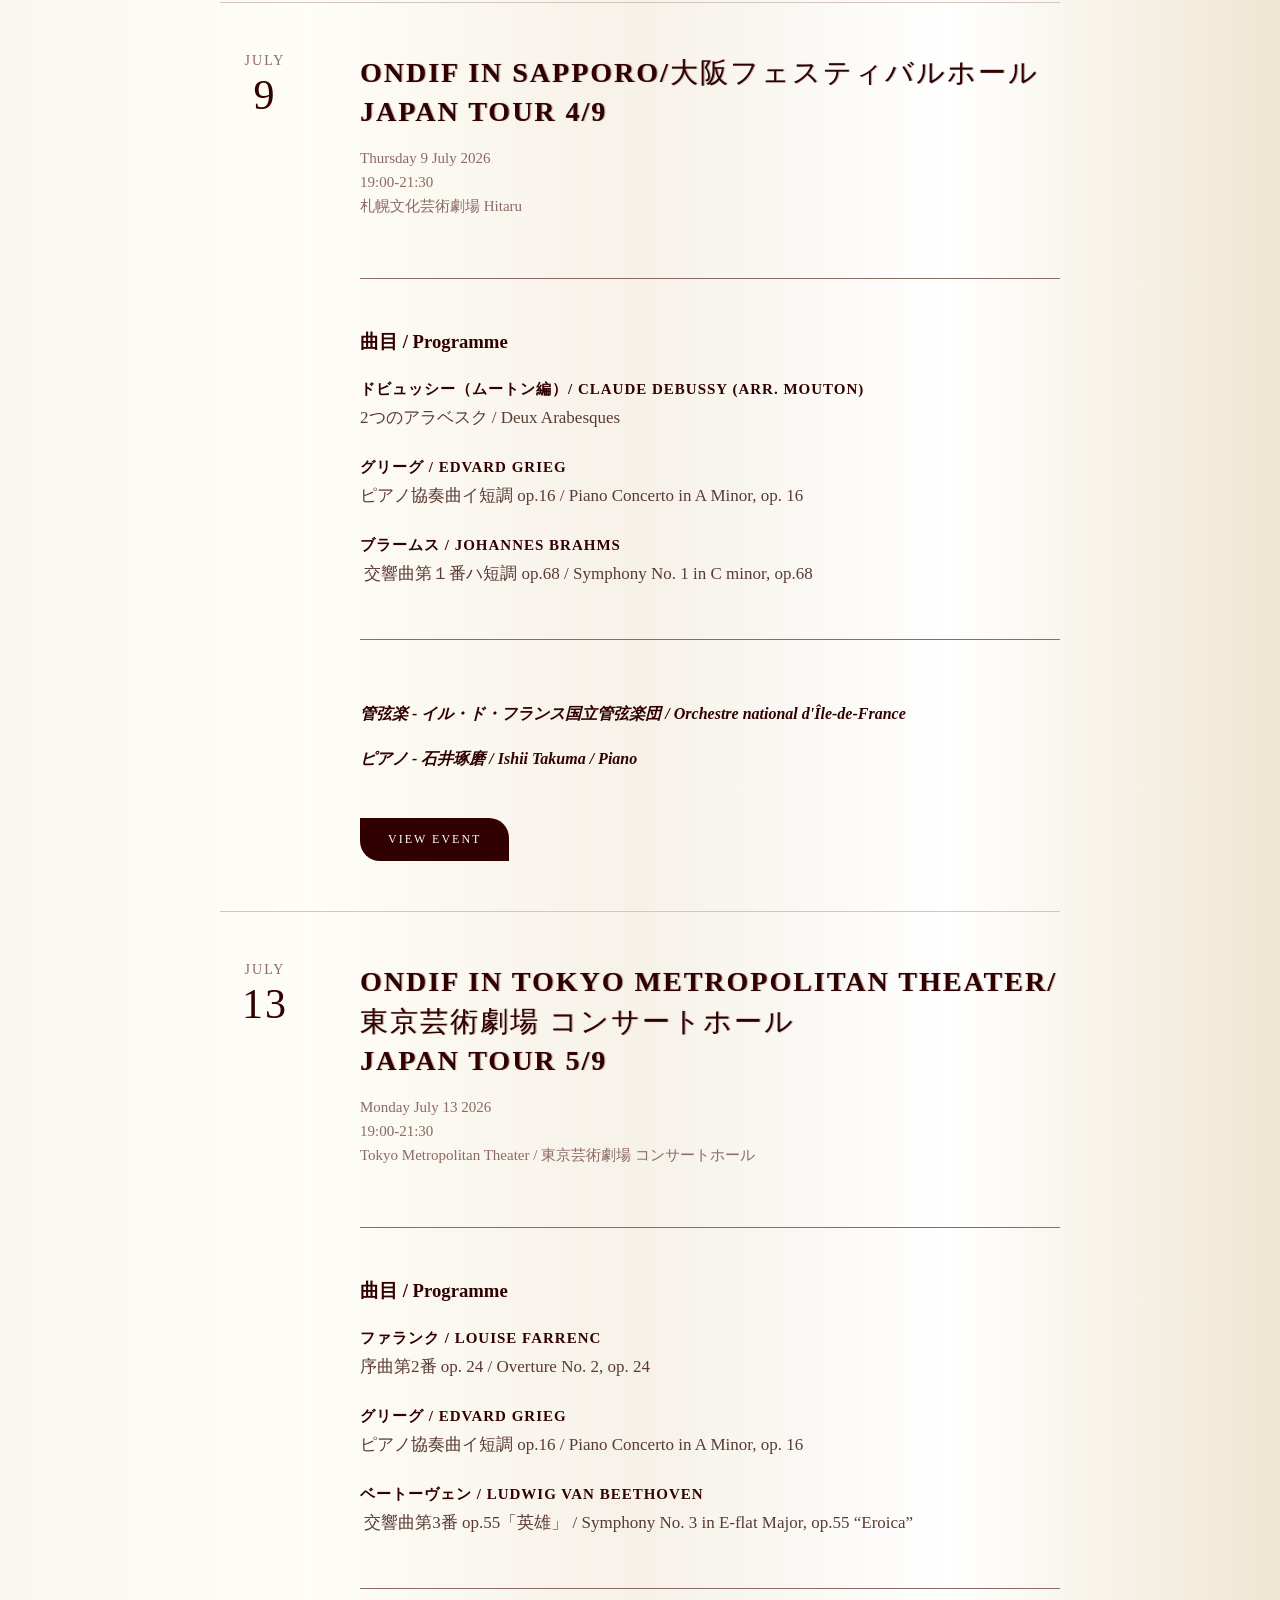
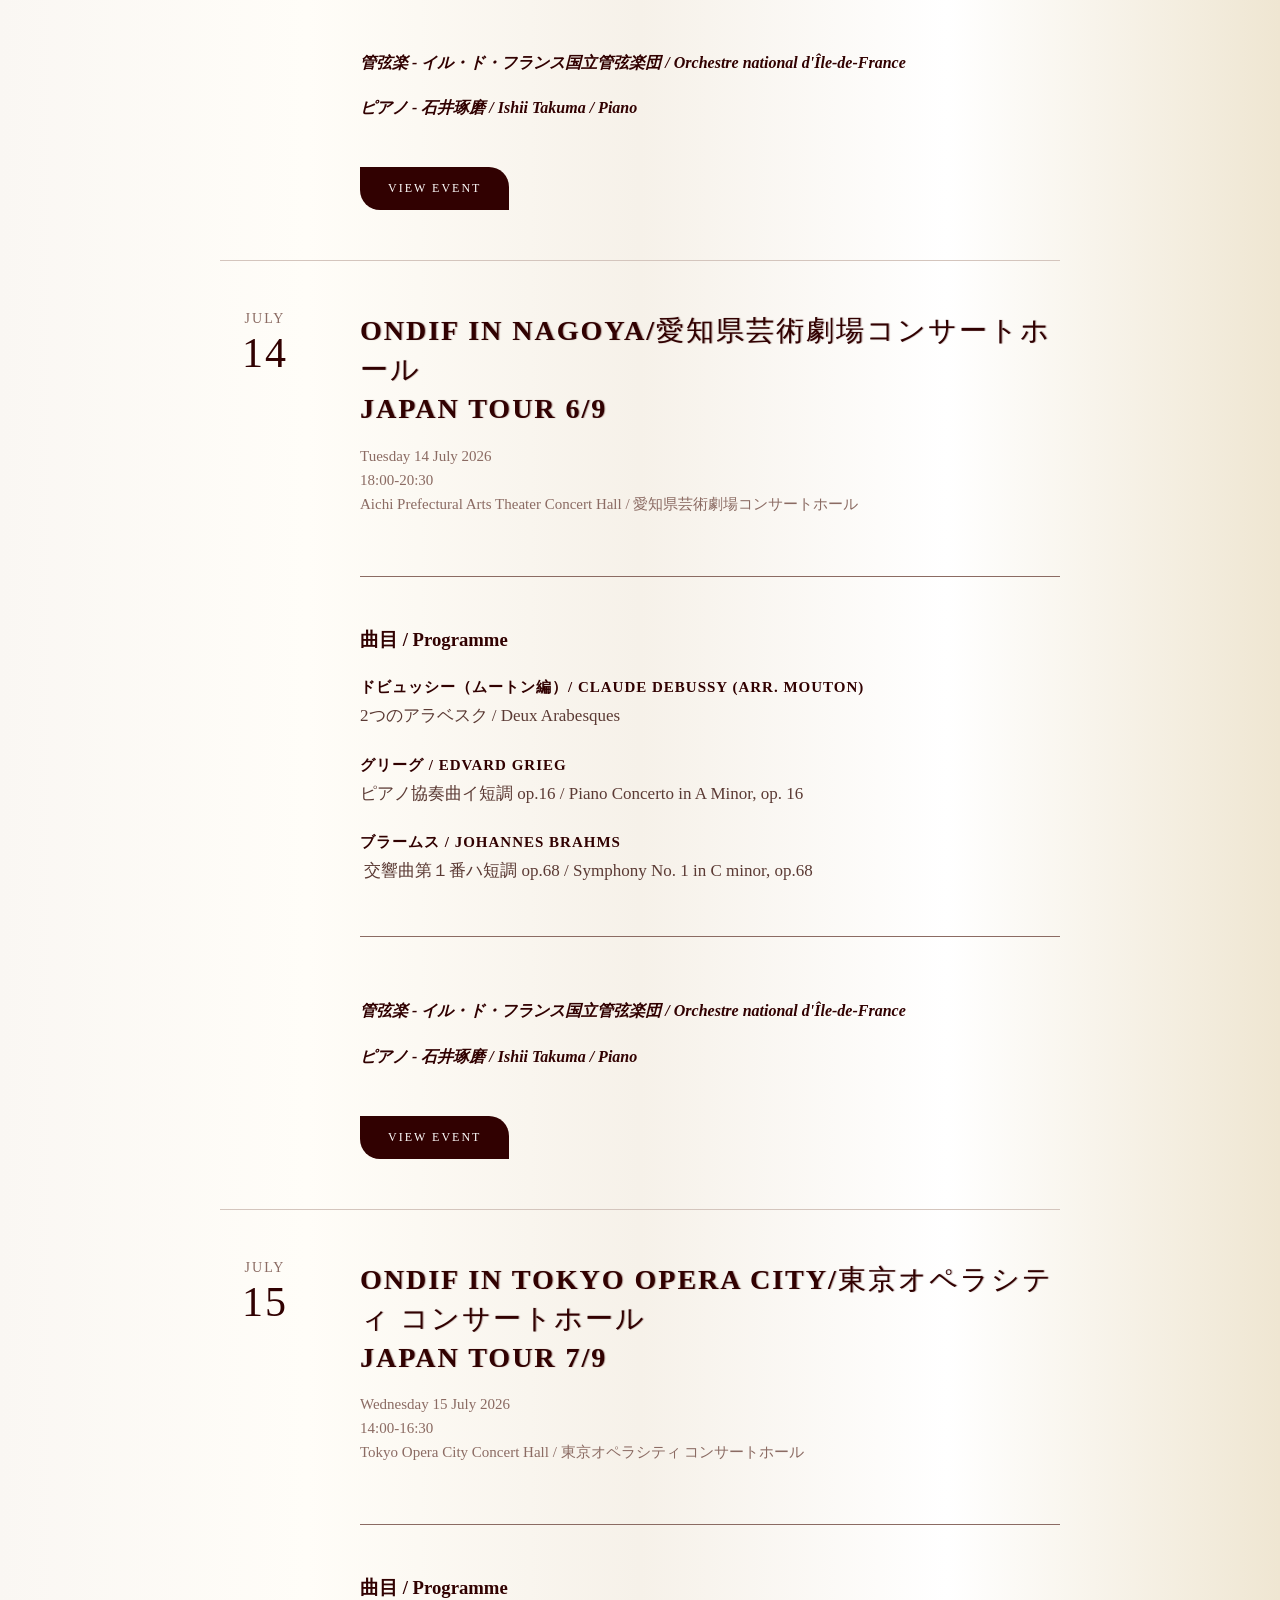
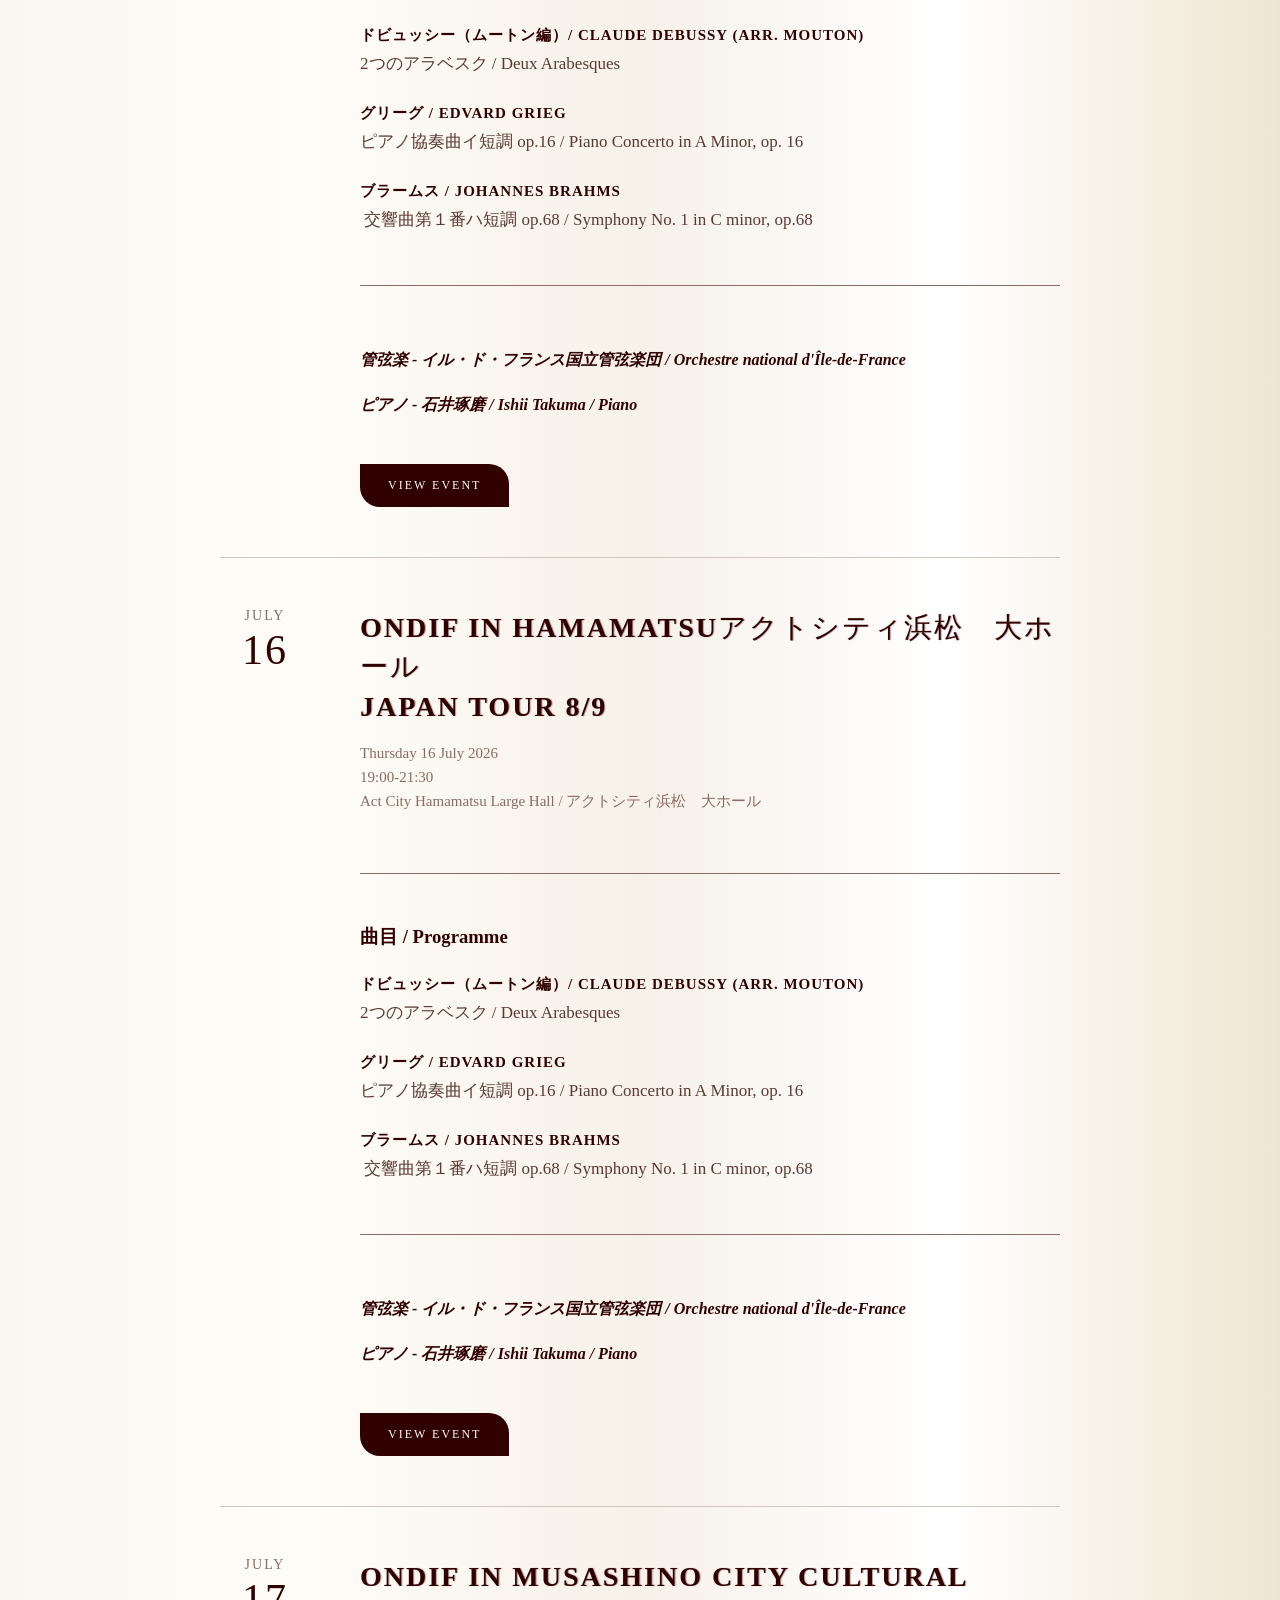
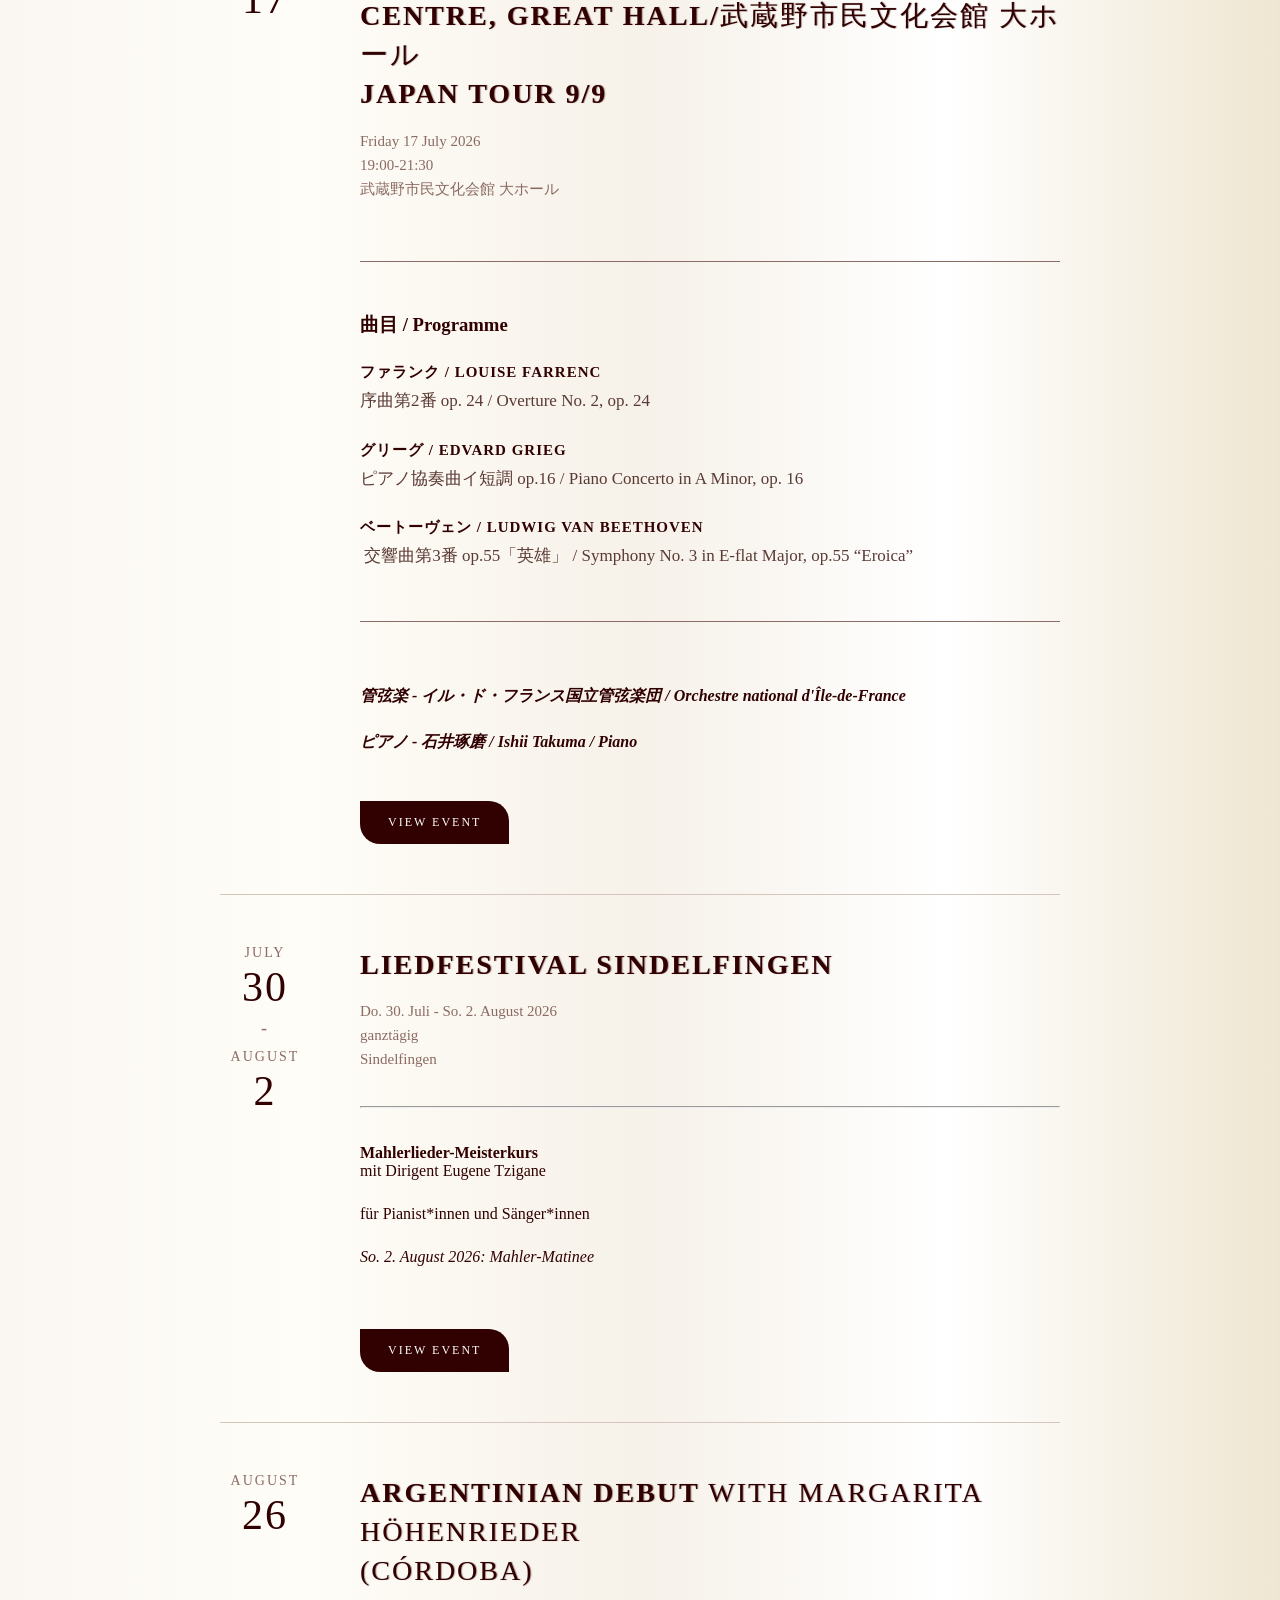
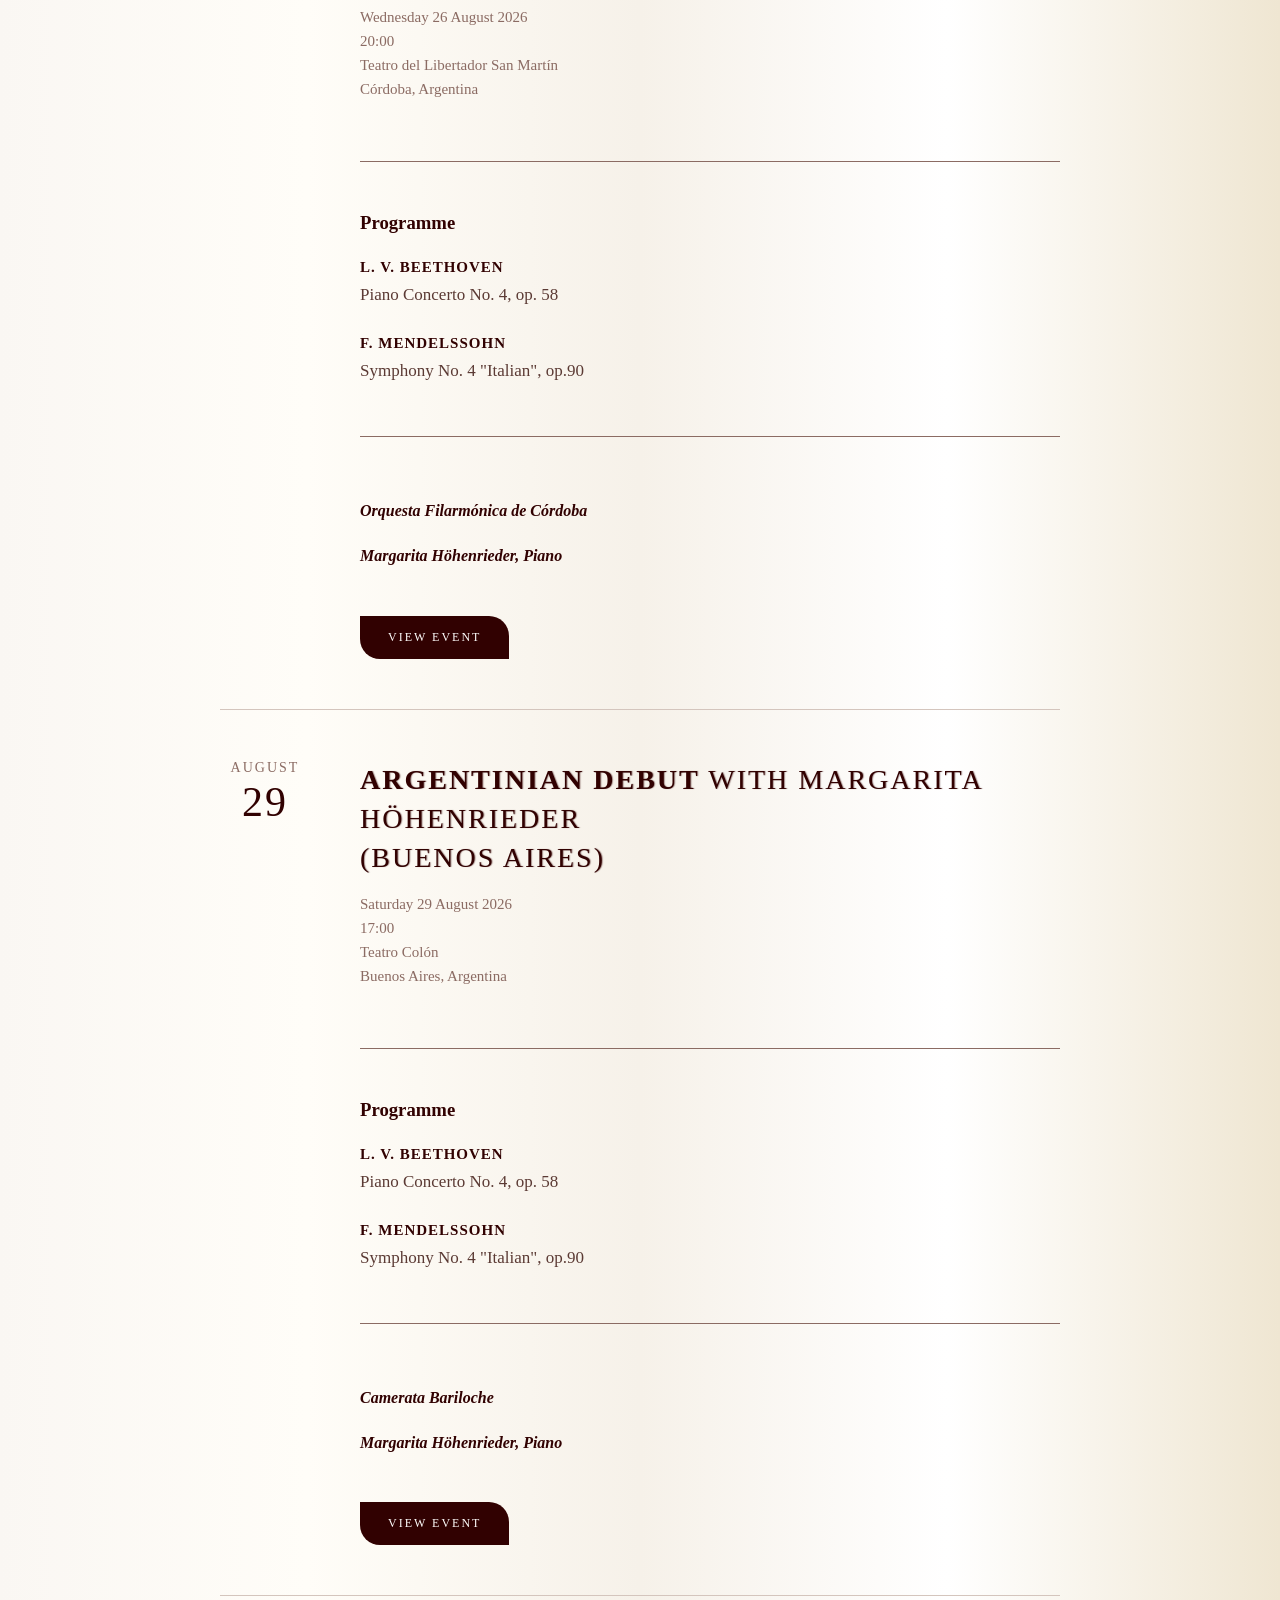
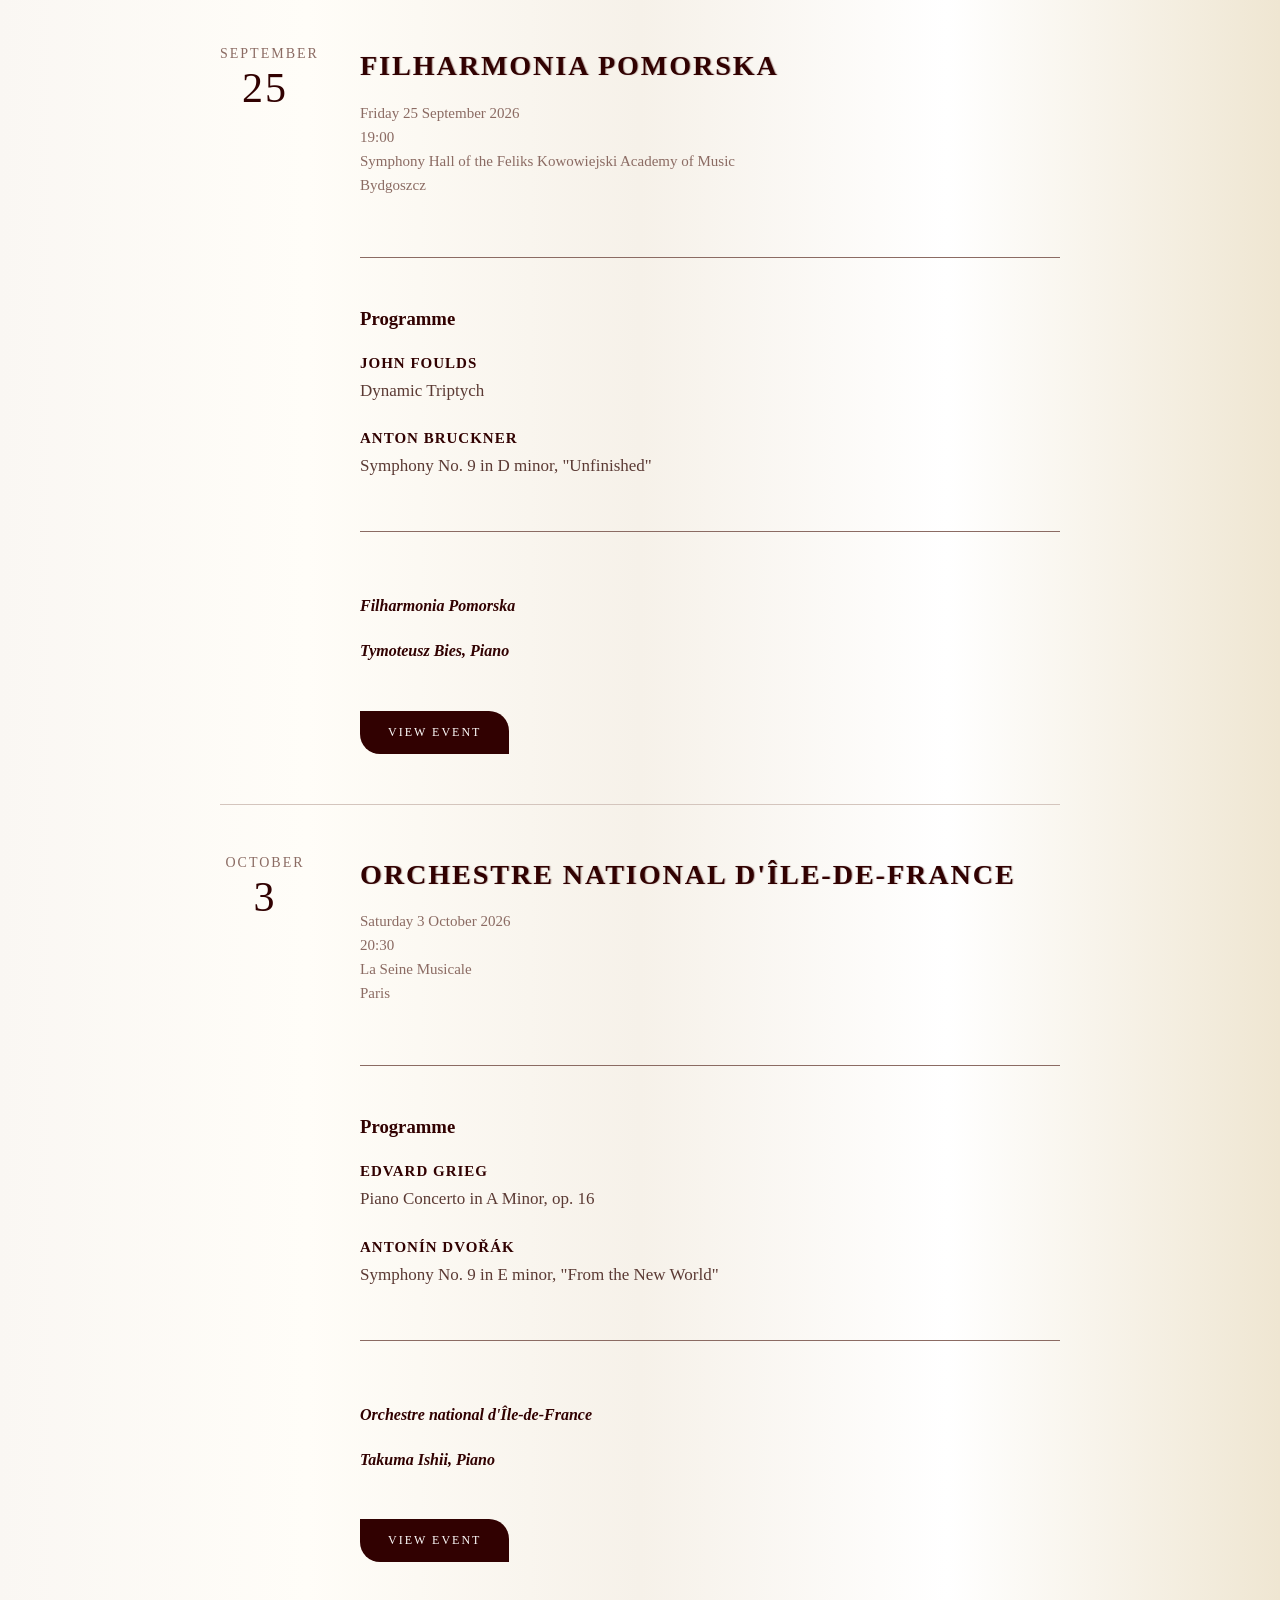
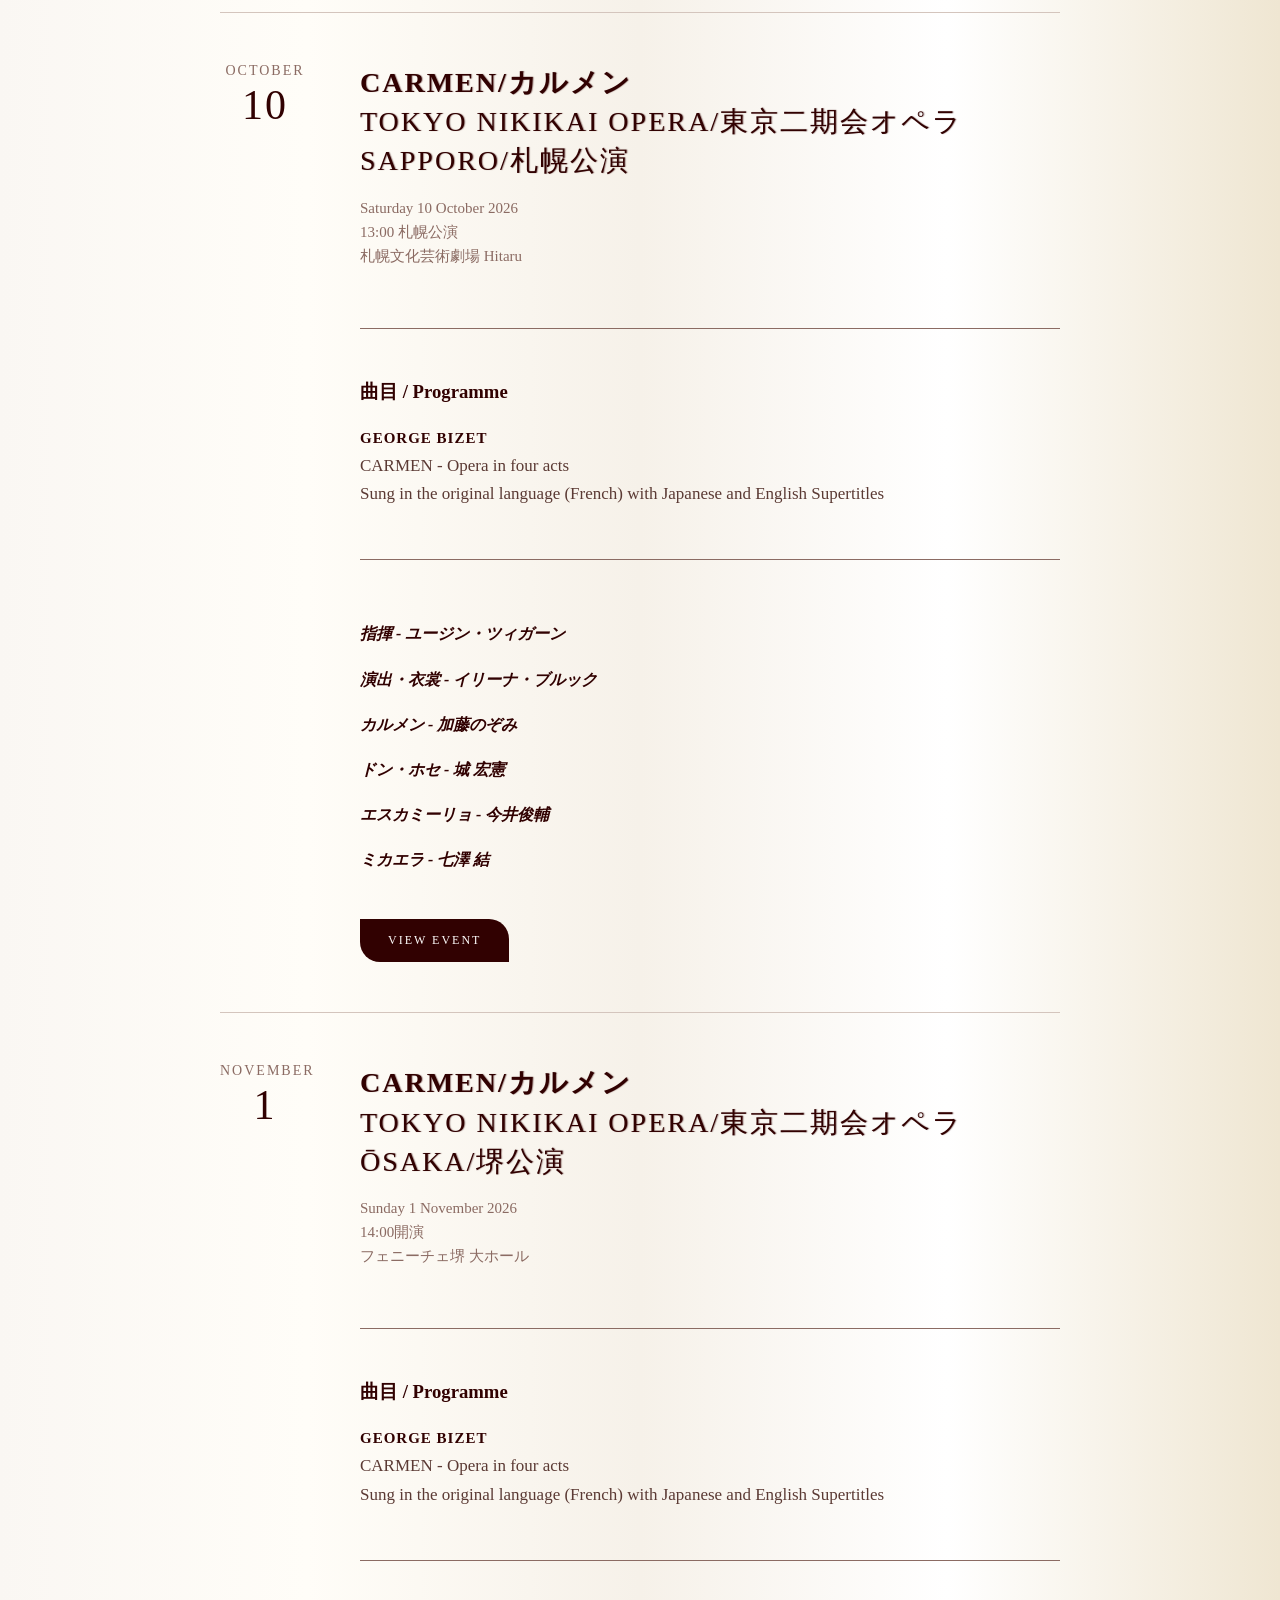
<file: schedule.html>
<!DOCTYPE html>
<html lang="en">
  <head>
    <meta charset="UTF-8" />
    <meta name="viewport" content="width=device-width, initial-scale=1.0" />
    <title>Eugene Tzigane | About</title>
    <link rel="stylesheet" href="style.css" />
  </head>

  <body>

    <!-- NAVIGATION -->
    <nav>
      <div class="nav-logo">
        <a href="index.html">
            <img src="images/logo.svg" alt="Eugene Tzigane Conductor"/>
        </a>
      </div>

      <button class="hamburger" aria-label="Open navigation menu">
        <span></span>
        <span></span>
        <span></span>
      </button>

      <ul class="nav-links">
        <li><a href="index.html">Home</a></li>
        <li><a href="about.html">About Eugene</a></li>
        <li><a href="schedule.html" class="active-link">Schedule</a></li>
        <li><a href="media.html">Media</a></li>
        <li><a href="discography.html">Discography</a></li>
        <li><a href="manifesto.html">Artist Manifesto</a></li>
        <li><a href="index.html#contact">Contact</a></li>
      </ul>
    </nav>

    <!-- PAGE CONTENT -->
    <main class="schedule-background">
    <section id="schedule-page"></section>
    </main>









    <!-- FOOTER -->
    <footer>
      <p>&copy; 2026 Eugene Tzigane. All rights reserved.</p>
      <a href="#">Imprint</a>
    </footer>

    <script src="script.js"></script>
  </body>
</html>
</file>
<file: style.css>
/* -- RESET & BASE --*/

@import url('https://fonts.googleapis.com/css2?family=UnifrakturMaguntia&display=swap');

* {
    margin: 0;
    padding: 0;
    box-sizing: border-box;
}

html, body {
    overflow-x: hidden;
    max-width: 100%;
}

body {
    font-family: Georgia, serif;
    color: #310101;
    padding-top: 120px;
    background-color: #faf7f3;
    min-height: 100vh;
    display: flex;
    flex-direction: column;
}

/* -- NAVIGATION --*/
nav {
    display: flex;
    justify-content: space-between;
    align-items: center;
    padding: 40px 40px;
    background: linear-gradient(
        90deg,
        #faf7f3 0%,
        #fffdf8 24%,
        #f6f1e9 50%,
        #ffffff 74%,
        #efe6d2 100%
    );
    border-bottom: 1px solid rgba(156, 123, 58, 0.15);
    position: fixed;
    top: 0;
    z-index: 100;
    min-width: 0;
    gap: 70px;
    height: 120px;
    min-height: 120px;
    width: 100%;
    gap: 40px;
}

.nav-logo {
    flex-shrink: 0;
}

.nav-logo img {
    height: 120px;
    width: auto;
    display: block;
}

.nav-logo img.logo-full {
    height: 120px;
    width: auto;
}

/* initial state */
.logo-initials {
    display: block;
}

.home-nav .logo-full {
    display: none;
}

/* scrolled state */

.home-nav.scrolled .logo-initials {
    display: none;
}

.home-nav.scrolled .logo-full {
    display: block;
}

.logo-initials {
    font-family: "Dyer Arts and Crafts";
    font-size: 100px;

    display: flex;
    align-items: center;
    gap: 0.5px;
}

.logo-letter {
    color:#310101;
    -webkit-text-fill-color: #310101;
    text-shadow: 4px 4px 1px rgba(49, 30, 1, 0.235);
}


.logo-diamond {
    width: 25px;
    height: 25px;
    display: block;
    margin-right: -10px;
    margin-top: 10px;
    margin-left: -5px;

}

.nav-logo a,
.nav-logo a:link,
.nav-logo a:visited,
.nav-logo a:hover,
.nav-logo a:active {
    text-decoration: none;
}

.nav-links {
   list-style: none;
   display: flex;
   gap: 20px; 
}

.nav-links a {
    text-decoration: none;
    color: #310101;
    font-size: 18px;
    letter-spacing: 1.7x;
    text-transform: uppercase;
    white-space: nowrap;
}

.nav-links a:hover {
    color: #c8a96a;
}

.nav-links a.active-link {
    background-image: linear-gradient(
        90deg,
        #9c7b3a 0%,
        #c8a96a 35%,
        #f3e1a0 50%,
        #c8a96a 65%,
        #9c7b3a 100%
    );

    background-clip: text;
    -webkit-background-clip: text;

    color: transparent;
    -webkit-text-fill-color: transparent;
}

.hamburger {
    display: none;
    flex-direction: column;
    justify-content: center;
    gap: 7px;
    background: none;
    border: none;
    cursor: pointer;
    padding: 10px;
}

.hamburger span {
    display: block;
    width: 40px;
    height: 4px;
    background-color: #310101;
    border-radius: 999px;
}

.hamburger span:nth-child(2) {
    width: 32px;
    align-self: center;
}

/*-- MEDIA QUERIES for NAV--*/

/* medium dektop: nav links wrap */
@media (max-width: 1700px) and (min-width: 1173px) {
    nav {
        gap: 30px;
        height: 120px;
        min-height: 120px;
        padding: 20px 20px;
    }
    
    .nav-links {
        flex-wrap: wrap;
        justify-content: flex-end;
        align-content: center;
        row-gap: 4px;
        column-gap: 22px;
        max-width: 850px;
    }  

    .nav-links a {
        font-size: 16px;
        letter-spacing: 1.5px;
    }
}

/* nav only: hamburger starst earlier */
@media (max-width: 1172px) {
    .hamburger {
        display: flex;
        margin-left: auto;
    }
    
    .nav-links {
        display: none;
        position: absolute;
        top: 120px;
        left: 0;
        width: 100%;
        background: linear-gradient(
        90deg,
        #faf7f3 0%,
        #fffdf8 24%,
        #f6f1e9 50%,
        #ffffff 74%,
        #efe6d2 100%
    );
        flex-direction: column;
        align-items: center;
        gap: 20px;
        padding: 30px 20px;
    }

    .nav-links.active {
        display: flex;
    }

    .nav-links a {
        font-size: 16px;
    }
}

@media (max-width: 1172px) and (min-width: 901px) {
    .hamburger {
        gap: 14px;
        padding: 0;
    }

    .hamburger span {
        width: 80px;
        height: 8px;
    }

    .hamburger span:nth-child(2) {
        width: 64px;
    }
}

/* tablet: smaller nav height */
@media (max-width: 900px) {

    body {
        padding-top: 80px;
    }

    nav {
        height: 80px;
        min-height: 80px;
        padding: 10px 20px;
    }

    .nav-logo img {
        height: 60px;
    }

    .logo-initials {
        font-size: 60px;
        gap: 0.5px;
    }

    .logo-diamond {
        width: 15px;
        height: 15px;
        margin-left: -2px;
        margin-right: -6px;
    }

    .home-nav .nav-logo img.logo-full {
        height: 60px;
    }

    .nav-links {
        top: 80px;
    }
}


/*-- HERO --*/
#hero {
    width: 100%;
    height: 100vh;
    background-image: url('images/hero.jpg');
    background-size: cover;
    background-position: center;
    background-repeat: no-repeat;
    position: relative;
    overflow: hidden;
}

.hero-overlay {
    position: sticky;
    top: 8vh;
    margin-right: 5vw;
    text-align: end;
}

.hero-overlay h1 {
    font-size: 5.5vw;
    letter-spacing: 0.3vw;
    margin-bottom: 1vh;
    font-weight: lighter;
}

.hero-overlay p {
    font-family: "Dyer Arts and Crafts";
    font-size: 2vw;
    letter-spacing: 0.4vw;
    color: #b4874c;
}

@font-face {
    font-family: "Dyer Arts and Crafts";
    src: url("fonts/DyerArtsAndCrafts.ttf") format("truetype");
}

.gold-text {

    font-family: "Dyer Arts and Crafts";
    display: block;

    background-image: linear-gradient(
    90deg,
    #5c3e1d 0%,
    #7b5328 10%,
    #9a6c37 25%,
    #b4874c 38%,
    #c8a96a 45%,
    #e2c998 48%,
    #c8a96a 50%,
    #b4874c 68%,
    #9a6c37 82%,
    #5c3e1d 100%
);


    background-clip: text;
    -webkit-background-clip: text;

    color: transparent;
    -webkit-text-fill-color: transparent;


   filter:
    drop-shadow(0 6px 10px black)
    drop-shadow(0 2px 4px rgba(255,245,200,0.15));

    width: fit-content;
    margin-left: auto;
    letter-spacing: 0.08em;
}

/*--  HOME BIO --*/
#bio {
    display: flex;
    align-items: stretch;
    gap: 60px;
    padding: 100px 80px;
    background: linear-gradient(
        90deg,
        #faf7f3 0%,
        #fffdf8 24%,
        #f6f1e9 50%,
        #ffffff 74%,
        #efe6d2 100%
    );
}

.bio-image {
    flex: 1;
    min-width: 0;
}

.bio-image img {
    width: 100%;
    max-width: 100%;
    height: 100%;
    display: block;
    object-fit: cover;
}

.bio-text {
    flex: 1;
    min-width: 0;
    display: flex;
    flex-direction: column;
    gap: 20px;
}

.bio-text h2 {
    font-size: 3vw;
    letter-spacing: 3px;
    text-transform: uppercase;
    color: #310101;
    padding-bottom: 20px;
    text-shadow: 1px 0px 2px rgba(49, 1, 1, 0.40);
}

.bio-text p {
    font-size: 18px;
    line-height: 1.8;
    color: #5b3a34;
}


/* -- HOME VIDEO --*/
#video {
    padding: 100px 80px;
    background: linear-gradient(
        90deg,
        #faf7f3 0%,
        #fffdf8 24%,
        #f6f1e9 50%,
        #ffffff 74%,
        #efe6d2 100%
    );
    text-align: center;
}

#video h2 {
    font-size: 2vw;
    letter-spacing: 3px;
    text-transform: uppercase;
    color: #310101;
    margin-bottom: 50px;
    text-shadow: 1px 0px 2px rgba(49, 1, 1, 0.40);
}

.video-container {
    width: 100%;
    max-width: 1000px;
    margin: 0 auto;
    aspect-ratio: 16 / 9;
    border-radius: 12px;
    overflow: hidden;
}

.video-container iframe {
    width: 100%;
    height: 100%;
    border: none;
    display: block;
}



/*-- CONTACT --*/
#contact-info {
    padding: 100px 80px;
    background: linear-gradient(
        90deg,
        #faf7f3 0%,
        #fffdf8 24%,
        #f6f1e9 50%,
        #ffffff 74%,
        #efe6d2 100%
    );
    text-align: center;
}

#contact-info h1 {
    font-size: 4vw;
    letter-spacing: 3px;
    text-transform: uppercase;
    color: #310101;
    margin-bottom: 60px;
    text-shadow: 1px 0px 3px rgba(49, 1, 1, 0.40);
}

.contacts-wrapper {
    display: flex;
    justify-content: space-between;
    gap: 40px;
    text-align: left;
}


.management-column {
    flex: 1;
    display: flex;
    flex-direction: column;
    gap: 25px;
}

.management-column + .management-column {
    border-left: 1px solid #d4c5bd;
    padding-left: 40px;
}

.management-column h3 {
    font-size: 20px;
    letter-spacing: 2px;
    text-transform: uppercase;
    color: #310101;
    margin-bottom: 20px;
    text-align: center;
    text-shadow: 0.5px 0px 1px rgba(49, 1, 1, 0.40);
}

.management-column p {
    font-size: 18px;
    line-height: 2;
    color: #5b3a34;
}

.management-person {
    margin-bottom: 20px;
}

.management-person p {
    font-size: 18px;
    line-height: 1.6;
    color: #5b3a34;
    margin-bottom: 2px;
}

.management-person-assistant p {
    font-size: 17px;
    line-height: 1.6;
    color: #5b3a34;
    margin-bottom: 2px;
}



#message {
   padding: 60px 20px;
    background: linear-gradient(
        90deg,
        #faf7f3 0%,
        #fffdf8 24%,
        #f6f1e9 50%,
        #ffffff 74%,
        #efe6d2 100%
    );
    text-align: center;
}

#message h1 {
   font-size: 4vw;
    letter-spacing: 3px;
    text-transform: uppercase;
    color: #270b0b;
    margin-bottom: 60px; 
    text-shadow: 1px 0px 3px rgba(49, 1, 1, 0.40);
}

.contact-form {
    flex: 1;
}

.contact-form input,
.contact-form textarea {
    width: 60%;
    padding: 15px;
    font-size: 14px;
    font-family: Georgia, serif;
    border: 1px solid #d8cec7;
    background-color: #fefcfb;
    color: #310101;
    outline: none;
    text-align: center;
    border-radius:15px 15px 15px 15px;
    margin-top: 10px;
}

.contact-form textarea {
    height: 150px;
    resize: none;
}

#message button {
    align-self: center;
    padding: 15px 40px;
    background-color: #270b0b;
    color: #fefcfb;
    font-size: 13px;
    letter-spacing: 2px;
    text-transform: uppercase;
    border: none;
    cursor: pointer;
    border-radius: 0 25px 0 25px;
    margin-top: 20px;
}

#message button:hover {
    background: linear-gradient(
        90deg,
        #9c7b3a 0%,
        #c8a96a 35%,
        #f3e1a0 50%,
        #c8a96a 65%,
        #9c7b3a 100%
    );
}



/*-- FOOTER --*/
footer {
    display: flex;
    justify-content: space-between;
    align-items: center;
    padding: 30px 80px;
    background-image: linear-gradient(
    90deg,
    #5c3e1d 0%,
    #7b5328 12%,
    #9a6c37 25%,
    #b4874c 38%,
    #d0ad72 48%,
    #e2c998 52%,
    #d0ad72 56%,
    #b4874c 68%,
    #9a6c37 82%,
    #5c3e1d 100%
);
    color: #c2aaa3;
    font-size: 12px;
    letter-spacing: 1px;

    margin-top: auto;
}

footer a {
    color: #c2aaa3;
    text-decoration: none;
    text-transform: uppercase;
    letter-spacing: 1px;
}

footer a:hover {
    color: #fefcfb;
}



/*-- ABOUT PAGE --*/

#about-bio {
   background: linear-gradient(
        90deg,
        #faf7f3 0%,
        #fffdf8 24%,
        #f6f1e9 50%,
        #ffffff 74%,
        #efe6d2 100%
    );
}

#page-header {
    justify-content: center;
    background: linear-gradient(
        90deg,
        #faf7f3 0%,
        #fffdf8 24%,
        #f6f1e9 50%,
        #ffffff 74%,
        #efe6d2 100%
    );
    font-size: 2vw;
    text-align: center;
    padding: 60px;
    width: 100%;
    margin: 0 auto;
}

#page-header h1 {
    text-shadow: 1px 0px 3px rgba(49, 1, 1, 0.40);
}

.bio-block {
    display: flex;
    align-items: stretch;
    gap: 40px;
    padding: 60px 80px;
    align-items: stretch;
}

.bio-block.reverse {
    flex-direction: row-reverse;
}

.bio-block-text {
    flex: 1;
    display: flex;
    flex-direction: column;
    justify-content: space-between;
}

.bio-block-text h2 {
    font-size: 1.8vw;
    letter-spacing: 3px;
    text-transform: uppercase;
    color: #310101;
    margin-bottom: 20px;
    text-shadow: 1px 0px 1px rgba(49, 1, 1, 0.40);
}


.bio-block-text p {
    font-size: 16px;
    line-height: 1.8;
    color: #5b3a34;
    margin-bottom: 15px;
}

.bio-block-image {
    width: 40%;
    flex-shrink: 0;
}

.bio-block-image img {
    width: 100%;
    height: 100%;
    display: block;
    object-fit: cover;
}


.bio-block.reverse .bio-block-image {
    margin: 0;
}

.engagements-link {
    color: #310101;
}

.engagements-link:hover {
    color:rgba(49, 1, 1, 0.40)
}

/*-- AWARDS --*/

#awards {
    padding: 100px 80px;
    background: linear-gradient(
        90deg,
        #faf7f3 0%,
        #fffdf8 24%,
        #f6f1e9 50%,
        #ffffff 74%,
        #efe6d2 100%
    );
    text-align: center;
}

#awards h2 {
    font-size: 2vw;
    letter-spacing: 3px;
    text-transform: uppercase;
    color: #310101;
    margin-bottom: 60px;
    text-shadow: 1px 0px 1px rgba(49, 1, 1, 0.40);
}

.awards-wrapper {
    display: flex;
    justify-content: space-between;
    gap: 40px;
    text-align: left;
}

.awards-column {
    flex: 1;
    display: flex;
    flex-direction: column;
    gap: 25px;
}

.awards-column h3 {
    font-size: 13px;
    letter-spacing: 2px;
    text-transform: uppercase;
    color: #310101;
    padding-bottom: 10px;
    border-bottom: 1px solid #310101;
    margin-bottom: 5px;
}

.awards-column p {
    font-size: 14px;
    line-height: 1.8;
    color: #5b3a34;
}

/* -- SCHEDULE PAGE --*/

.schedule-background {
    background: linear-gradient(
        90deg,
        #faf7f3 0%,
        #fffdf8 24%,
        #f6f1e9 50%,
        #ffffff 74%,
        #efe6d2 100%
    );
}


#schedule-page {
    max-width: 1000px;
    margin: 0 auto;
    padding: 40px 80px 100px;
}

.schedule-item {
    display: grid;
    grid-template-columns: 90px 1fr;
    gap: 50px;
    padding: 50px 0;
    border-bottom: 1px solid #d4c5bd;
}

.schedule-date {
    text-align: center;
    text-transform: uppercase;
    letter-spacing: 2px;
}

.schedule-month {
    display: block;
    font-size: 14px;
    color: #8b6b63;
    margin-bottom: 5px;
}

.schedule-day {
    display: block;
    font-size: 42px;
    line-height: 1;
    color: #310101;
}

.schedule-details h2 {
    font-size: 28px;
    letter-spacing: 2px;
    font-weight: 300;
    text-transform: uppercase;
    color: #310101;
    margin-bottom: 15px;
    line-height: 1.4;
    text-shadow: 1px 0px 1px rgba(49, 1, 1, 0.40);
}

.highlight-title {
    font-weight: 700;
}

.schedule-content {
    max-width: 700px;
}

.schedule-meta {
    font-size: 15px;
    color: #8b6b63;
    margin-bottom: 35px;
    line-height: 1.6;
}

.schedule-programme {
    display: flex;
    flex-direction: column;
    gap: 25px;
    margin-bottom: 35px;
}

.schedule-programme hr {
    border: none;
    border-top: 1px solid #8b6b63;
    margin: 25px 0;
}

.programme-work {
    display: flex;
    flex-direction: column;
    gap: 5px;
}

.composer {
    font-size: 15px;
    font-weight: bold;
    letter-spacing: 1px;
    text-transform: uppercase;
    color: #310101;
}

.piece {
    font-size: 17px;
    line-height: 1.7;
    color: #5b3a34;
}

.schedule-performers p {
    font-size: 16px;
    line-height: 1.7;
    font-style: italic;
    font-weight: bolder;
    color: #310101;
}

.schedule-button {
        display: inline-block;
        margin-top: 10px;
        padding: 14px 28px;
        background-color: #310101;
        color: #fefcfb;
        text-decoration: none;
        text-transform: uppercase;
        letter-spacing: 2px;
        font-size: 12px;
        border-radius: 0 20px 0 20px;
        transition: background-color 0.3s ease;
    }

    .schedule-button:hover {
        background: linear-gradient(
        90deg,
        #9c7b3a 0%,
        #c8a96a 35%,
        #f3e1a0 50%,
        #c8a96a 65%,
        #9c7b3a 100%
    );
    }

.masterclass-dates {
    display: flex;
    flex-direction: column;
    align-items: center;
    gap: 10px;
}

.masterclass-date-block {
    display: flex;
    flex-direction: column;
    align-items: center;
}

.date-separator {
    font-size: 18px;
    color: #8b6b63;
}

/* manifesto */


    .manifesto-page {
        background: linear-gradient(
            90deg,
            #faf7f3 0%,
            #fffdf8 24%,
            #f6f1e9 50%,
            #ffffff 74%,
            #efe6d2 100%
        );
}

    #manifesto-header {
        padding: 220px 40px 120px;
        text-align: center;
    }

    #manifesto-header h1 {
        font-size: 4rem;
        line-height: 1.1;
        max-width: 900px;
        margin: 0 auto;
        color: #310101;
        text-shadow: 1px 0px 4px rgba(49, 1, 1, 0.40);
    }

    .manifesto-block {
        max-width: 850px;
        margin: 0 auto;
        padding: 80px 40px 120px;
    }

    .manifesto-author {
        font-family: "Cormorant Garamond", serif;
        font-size: 1.4rem;
        font-style: italic;
        color: #310101;
        margin-bottom: 50px;
        text-align: center;
        text-shadow: 0.5px 0px 1px rgba(49, 1, 1, 0.40);
    }

    .manifesto-text p {
        font-size: 1.15rem;
        line-height: 2;
        color: #310101;
    }


    .manifesto-text p:first-child::first-letter {

        font-family: "UnifrakturMaguntia";

        float: left;
        font-size: 8rem;
        line-height: 0.8;
        margin-right: 10px;
        padding-top: 15px;
        margin-bottom: -30px;

        background-image: linear-gradient(
        90deg,
        #9c7b3a 0%,
        #c8a96a 35%,
        #f3e1a0 50%,
        #c8a96a 65%,
        #9c7b3a 100%
    );

    background-clip: text;
    -webkit-background-clip: text;

    color: transparent;
    -webkit-text-fill-color: transparent;
    }

/* media page */

.media-page {
    flex: 1;
    
     background: linear-gradient(
            90deg,
            #faf7f3 0%,
            #fffdf8 24%,
            #f6f1e9 50%,
            #ffffff 74%,
            #efe6d2 100%
    );
}

#media-videos,
#media-images {
    width: 100%;
    padding: 50px 4% 100px;
}

.media-heading {
    margin-bottom: 2rem;

    font-family: "Cormorant Garamond", serif;
    font-size: 3rem;
    font-weight: 500;
    text-transform: uppercase;
    letter-spacing: 0.15rem;
    color: #7d5a18;
    padding-top: 50px;
    text-align: center;
}

.media-grid {
    display: flex;
    flex-wrap: wrap;
    gap: 2rem;
    justify-content: center;
    padding-top: 20px;
}

.youtube-video {
    flex: 0 1 calc(33.333% - 2rem);
}

.youtube-video iframe {
    width: 100%;
    aspect-ratio: 16 / 9;
    height: auto;
    border: none;
    display: block;
    border-radius: 12px;
}

@media (max-width: 1100px) {
    .youtube-video {
        flex-basis: calc(50% - 2rem);
    }
}

@media (max-width: 700px) {
    .youtube-video {
        flex-basis: 100%;
    }
}





/*-- RESPONSIVE --*/

/*-- LARGE DESKTOP (1440px and above) --*/

@media (min-width: 1440px) {

    .bio-block-text h2 {
        font-size: 2.5vw;
    }

    .bio-block-text p {
        font-size: 18px;
    }
}


/*-- TABLET (max 900px) --*/

@media (max-width: 900px) {
    
    /*index.html bio*/
    #bio {
        flex-direction: column;
    }
    
    .bio-image {
        min-height: 400px;
    }

    .bio-image img {
        width: 100%;
        height: auto;
    }

    .bio-text {
        padding: 40px;
    }

    /* about.-html bio blocks */
    .bio-block {
        padding: 40px;
    }

    .bio-block.reverse .bio-block-image {
        float: none;
        margin: 0 0 30px 0;
    }

    .bio-block-image {
        float: none;
        width: 100%;
        margin: 0 0 30px 0;
    }

    .bio-block-image img {
        width: 100%;
        height: auto;
    }


    .bio-block-text h2 {
        font-size: 3vw;
    }

    /* awards */
    .awards-wrapper {
        flex-direction: column;
    }

    /*contact */
    .contacts-wrapper {
        flex-direction: column;
    }

    .management-column + .management-column {
        border-left: none;
        border-top: 1px solid #ddd;
        padding-left: 0;
        padding-top: 40px;
    }
}

/*-- MOBILE (max480px) --*/

@media (max-width: 480px) {
    body {
    padding-top: 80px;  
    }

    nav {
        height: 80px;
        min-height: 80px;
        padding: 10px 15px;
        gap: 10px;
    }

    .nav-logo img {
        height: 60px;
    }

    .home-nav .nav-logo img.logo-full {
        height: 60px;
    }

    #hero {
        background-size: contain;
        background-repeat: no-repeat;
        background-position: top center;
        height: 50vh;
    }

    /* about-html page header */
    #page-header {
        padding: 40px 20px;
    }

    #page-header h1 {
        font-size: 6vw;
    }

    /* index.html bio */
    #bio {
        display: flex;
        flex-direction: column;
        gap: 0;
        padding: 10px 0 40px;
        margin-top: -90px;
    }

    .bio-image {
        order: 2;
        min-height: auto;
        margin-bottom: 18px;
    }

    .bio-image img {
        width: 100%;
        height: auto;
        display: block;
    }

    .bio-text {
        display: contents;
    }

    .bio-text h2 {
        order: 1;
        font-size: 6vw;
        padding: 0 20px;
        margin-bottom: 25px;
        line-height: 1;
    }

    .bio-text p {
        order: 3;
        padding: 0 20px;
        font-size: 16px;
        line-height: 1.65;
        margin-bottom: 10px;
        margin-top: 10px;
    }

    /* about.html bio blocks */


    .bio-block, .bio-block.reverse {
        flex-direction: column;
        padding: 30px 20px;
    }

    .bio-block-text h2 {
        font-size: 5vw;
    }

    .bio-block-text p {
        font-size: 14px;
    }

    /* video */
    #video {
        padding: 60px 20px;
    }

    /* awards */
    #awards {
        padding: 60px 20px;
    }

    .awards-wrapper {
        flex-direction: column;
    }

    .awards-column h3 {
        font-size: 4vw;
    }


    /* contact */

    #contact-info {
        padding: 60px 20px;
    }

    #contact-info h1 {
        font-size: 6vw;
    }

    .management-column h3 {
        font-size: 4vw;
    }

    .management-person p {
        font-size: 14px;
    }

    .contact-form {
    width: 100%;
    }

    .contact-form input,
    .contact-form textarea {
        width: 100%;
        font-size: 16px;
    }

    /* schedule */

    #schedule-page {
        padding: 60px 20px;
    }

    .schedule-item {
        grid-template-columns: 1fr;
        gap: 20px;
        padding: 40px 0;
    }

    .schedule-date {
        text-align: center;
    }

    .schedule-day {
        font-size: 34px;
    }

    .schedule-details h2 {
        font-size: 22px;
        line-height: 1.3;
    }

    .schedule-meta {
        font-size: 14px;
        margin-bottom: 25px;
    }

    .composer {
        font-size: 14px;
    }

    .piece,
    .schedule-performers p {
        font-size: 15px;
    }

    

 
    /* footer */
    footer {
        flex-direction: column;
        text-align: center;
        gap: 10px;
        padding: 30px 20px;
    }
}
</file>
